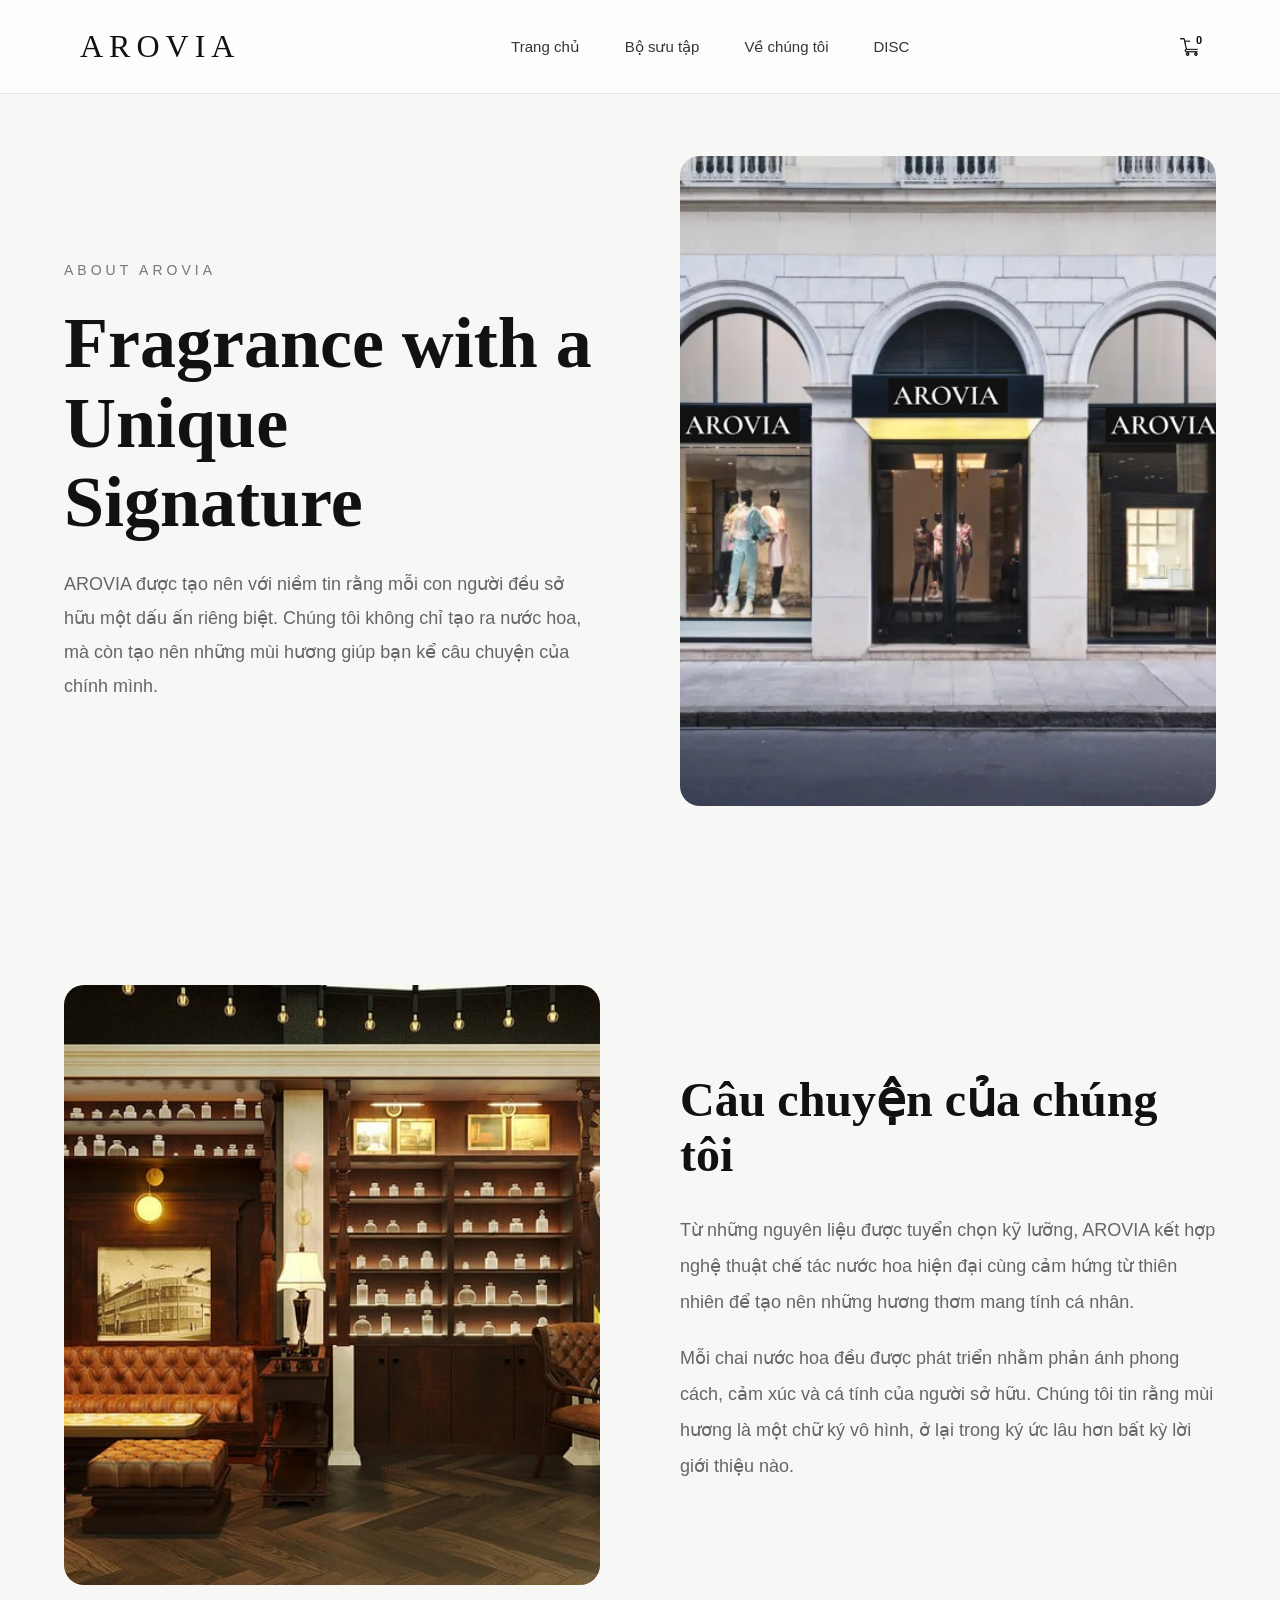
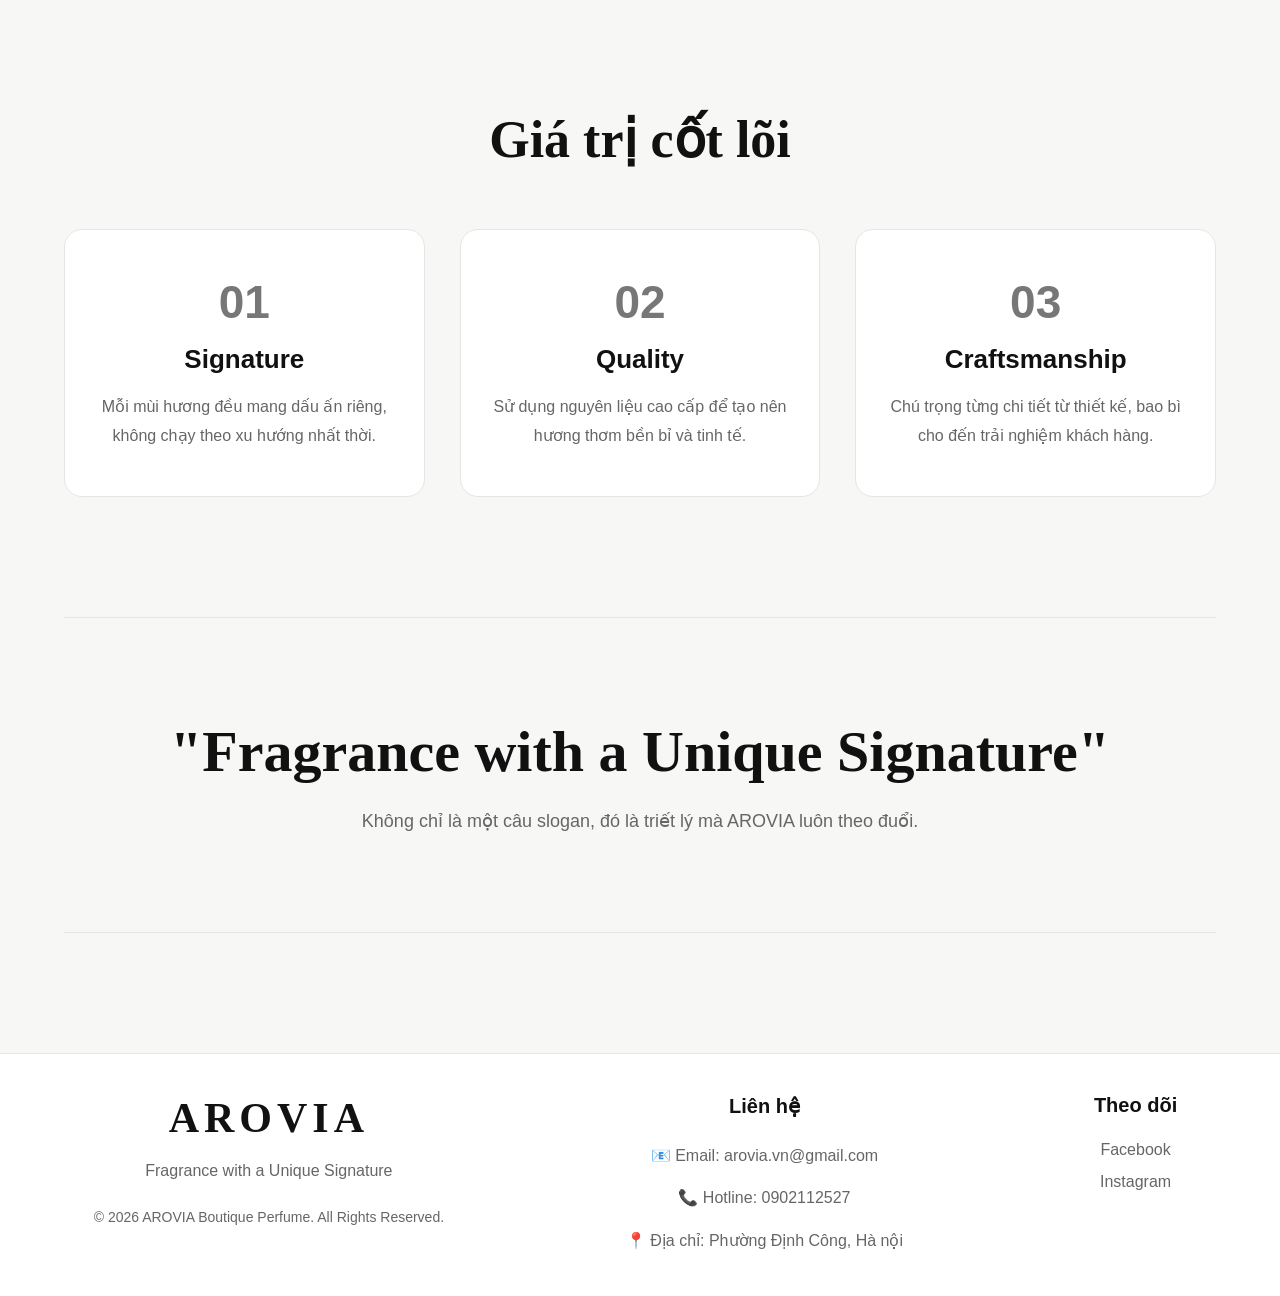
<file: about.html>
<!DOCTYPE html>
<html lang="vi">

<head>

    <meta charset="UTF-8">

    <meta name="viewport" content="width=device-width, initial-scale=1.0">

    <title>AROVIA | Về chúng tôi</title>

    <link rel="stylesheet" href="css/style.css">
    <link rel="stylesheet" href="css/about.css">
    <link rel="stylesheet" href="css/cart.css">


</head>

<body>

  <header class="navbar">
        <a href="index.html" class="logo">
            AROVIA
        </a>

        <nav id="navMenu">

            <a href="index.html">Trang chủ</a>
            <a href="collection.html">Bộ sưu tập</a>
            <a href="about.html">Về chúng tôi</a>
            <a href="disc.html">DISC</a>
        </nav>

        <div class="nav-icons">
            <button id="cartBtn" class="cart-btn">
                <img src="img/shopping-cart.png" alt="Cart">
                <span id="cartBadge">0</span>
            </button>

            <button id="menuBtn" class="menu-btn"> ☰ </button>

        </div>

    </header>

    <main class="about-page">

        <section class="about-hero">

            <div class="about-text">

                <span>ABOUT AROVIA</span>

                <h1>
                    Fragrance with a
                    <br>
                    Unique Signature
                </h1>

                <p>
                    AROVIA được tạo nên với niềm tin rằng mỗi con người đều sở hữu
                    một dấu ấn riêng biệt.
                    Chúng tôi không chỉ tạo ra nước hoa,
                    mà còn tạo nên những mùi hương giúp bạn kể câu chuyện của chính mình.
                </p>

            </div>

            <div class="about-image">
                <img src="img/shopArovia.png">
            </div>

        </section>

        <section class="about-story">

            <div class="story-image">
                <img src="img/shopAbout.png">
            </div>

            <div class="story-text">

                <h2>
                    Câu chuyện của chúng tôi
                </h2>

                <p>
                    Từ những nguyên liệu được tuyển chọn kỹ lưỡng,
                    AROVIA kết hợp nghệ thuật chế tác nước hoa hiện đại cùng cảm hứng
                    từ thiên nhiên để tạo nên những hương thơm mang tính cá nhân.
                </p>

                <p>
                    Mỗi chai nước hoa đều được phát triển nhằm phản ánh phong cách,
                    cảm xúc và cá tính của người sở hữu.
                    Chúng tôi tin rằng mùi hương là một chữ ký vô hình,
                    ở lại trong ký ức lâu hơn bất kỳ lời giới thiệu nào.
                </p>
            </div>

        </section>

        <section class="about-values">

            <h2>
                Giá trị cốt lõi
            </h2>

            <div class="value-grid">

                <div class="value-card">

                    <h3>
                        01
                    </h3>

                    <h4>
                        Signature
                    </h4>

                    <p>
                        Mỗi mùi hương đều mang dấu ấn riêng,
                        không chạy theo xu hướng nhất thời.
                    </p>

                </div>

                <div class="value-card">

                    <h3>
                        02
                    </h3>

                    <h4>
                        Quality
                    </h4>

                    <p>
                        Sử dụng nguyên liệu cao cấp
                        để tạo nên hương thơm bền bỉ và tinh tế.
                    </p>
                </div>

                <div class="value-card">

                    <h3>
                        03
                    </h3>

                    <h4>
                        Craftsmanship
                    </h4>

                    <p>
                        Chú trọng từng chi tiết từ thiết kế,
                        bao bì cho đến trải nghiệm khách hàng.
                    </p>
                </div>
            </div>

        </section>

        <section class="quote-section">
            <h2>
                "Fragrance with a Unique Signature"
            </h2>

            <p>
                Không chỉ là một câu slogan,
                đó là triết lý mà AROVIA luôn theo đuổi.
            </p>
        </section>
    </main>

    <aside class="cart-drawer" id="cartDrawer">

        <div class="cart-header">

            <h2>
                Giỏ hàng
                <span id="cartCount">(0)</span>
            </h2>

            <button id="closeCart">
                ✕
            </button>

        </div>

        <div class="cart-body" id="cartBody">

        </div>

        <div class="cart-footer">

            <div class="cart-total">

                <span>Tổng cộng</span>

                <strong id="cartTotal">0₫</strong>
            </div>
            <button class="checkout-btn" onclick="goCheckout()">Thanh toán</button>
        </div>
    </aside>

 <footer>

    <div class="footer-container">

        <div class="footer-brand">

            <h3>AROVIA</h3>

            <p>
                Fragrance with a Unique Signature
            </p>

            <p class="copyright">
                © 2026 AROVIA Boutique Perfume. All Rights Reserved.
            </p>

        </div>

        <div class="footer-contact">

            <h4>Liên hệ</h4>

            <p>📧 Email: arovia.vn@gmail.com</p>

            <p>📞 Hotline: 0902112527</p>

            <p>
                📍 Địa chỉ: Phường Định Công, Hà nội
            </p>

        </div>

        <div class="footer-social">

            <h4>Theo dõi</h4>

            <a href="https://www.facebook.com/arovia.vn" target="_blank">
                Facebook
            </a>

            <a href="https://www.instagram.com/arovia.vn" target="_blank">
                Instagram
            </a>

        </div>

    </div>

</footer>

    <script src="js/cart.js"></script>
    <script src="js/layout.js"></script>
</body>
</html>
</file>
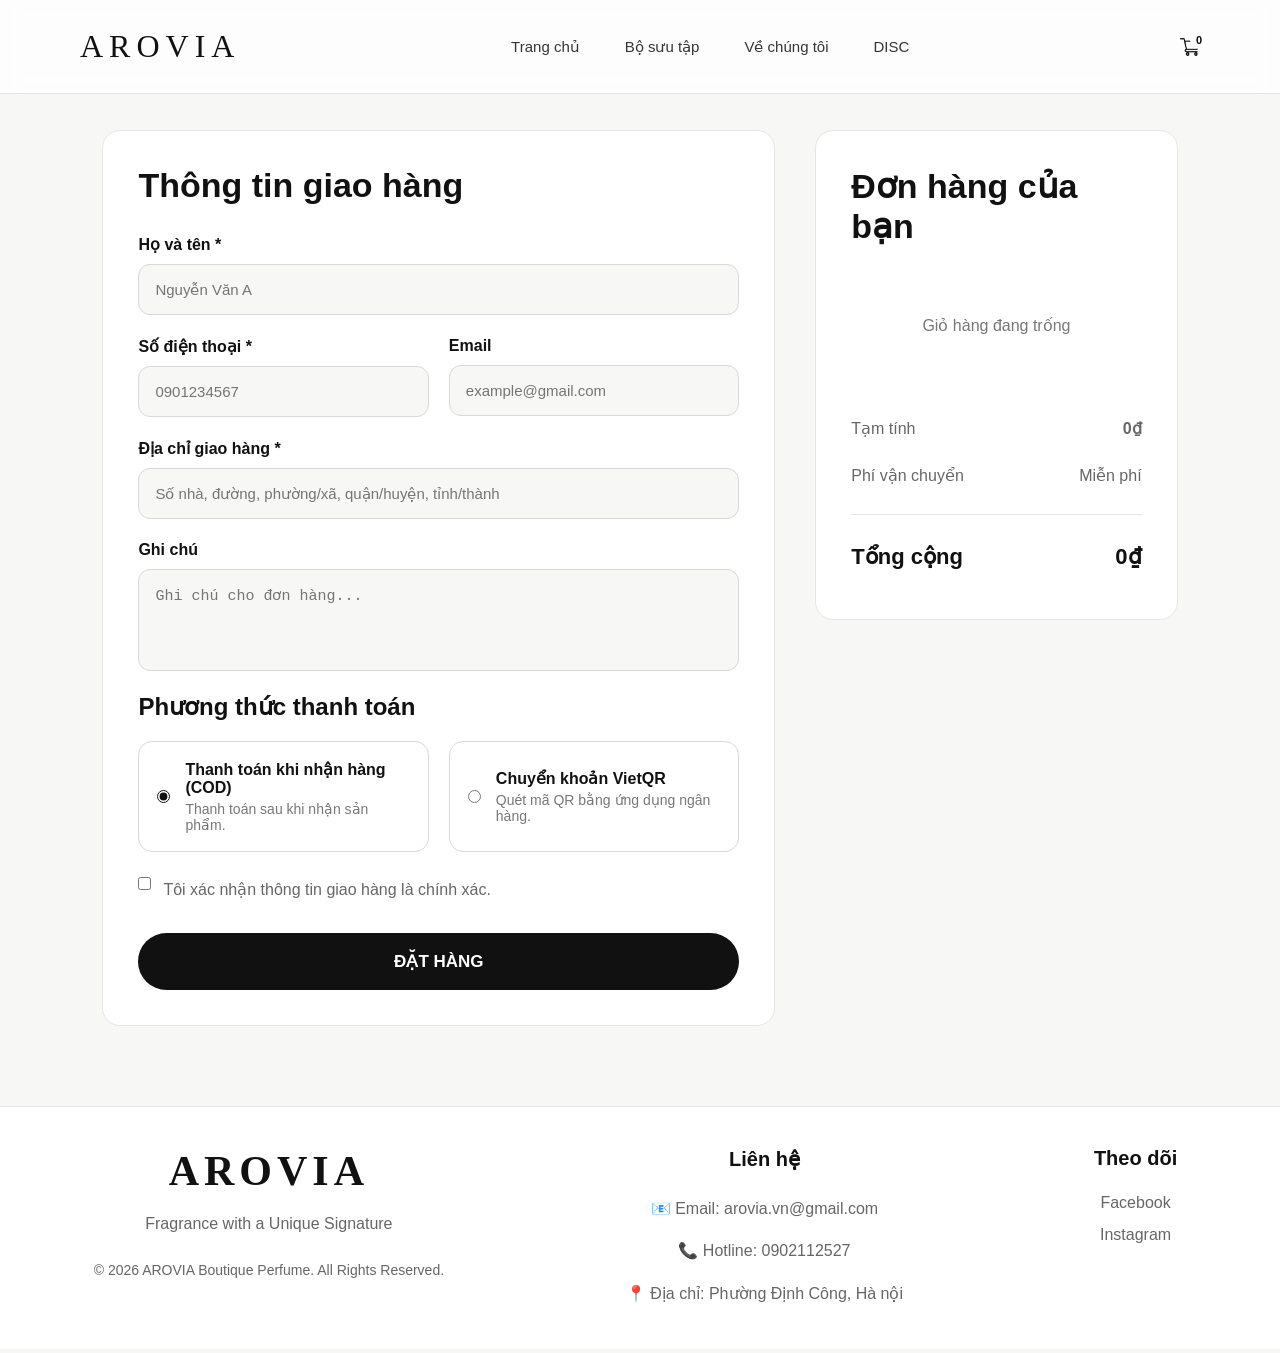
<file: checkout.html>
<!DOCTYPE html>
<html lang="vi">

<head>

    <meta charset="UTF-8">

    <meta name="viewport" content="width=device-width, initial-scale=1.0">

    <title>AROVIA | Thanh toán</title>

    <link rel="stylesheet" href="css/style.css">
    <link rel="stylesheet" href="css/cart.css">
    <link rel="stylesheet" href="css/checkout.css">

</head>

<body>

    <!-- ================= NAVBAR ================= -->

    <header class="navbar">

        <a href="index.html" class="logo">
            AROVIA
        </a>

        <nav id="navMenu">
            <a href="index.html">Trang chủ</a>
            <a href="collection.html">Bộ sưu tập</a>
            <a href="about.html">Về chúng tôi</a>
            <a href="disc.html">DISC</a>
        </nav>

        <div class="nav-icons">

            <button id="cartBtn" class="cart-btn">

                <img src="img/shopping-cart.png" alt="Cart">

                <span id="cartBadge">0</span>
            </button>

            <button id="menuBtn" class="menu-btn">☰</button>
        </div>

    </header>

    <!-- ================= CHECKOUT ================= -->

    <main class="checkout-page">

        <!-- LEFT -->

        <section class="checkout-left">

            <h2>Thông tin giao hàng</h2>

            <form id="checkoutForm">

                <div class="form-group">
                    <label>Họ và tên *</label>
                    <input id="fullName" type="text" placeholder="Nguyễn Văn A" required>
                </div>

                <div class="row">

                    <div class="form-group">
                        <label>Số điện thoại *</label>
                        <input id="phone" type="tel" placeholder="0901234567" required>
                    </div>

                    <div class="form-group">
                        <label>Email</label>
                        <input id="email" type="email" placeholder="example@gmail.com">
                    </div>
                </div>

                <div class="form-group">

                    <label>Địa chỉ giao hàng *</label>

                    <input id="address" type="text" placeholder="Số nhà, đường, phường/xã, quận/huyện, tỉnh/thành"
                        required>
                </div>

                <div class="form-group">
                    <label>Ghi chú</label>
                    <textarea id="note" rows="4" placeholder="Ghi chú cho đơn hàng..."></textarea>
                </div>

                <h3>Phương thức thanh toán</h3>

                <div class="payment-method">

                    <label class="payment-card">

                        <input type="radio" name="payment" value="COD" checked>

                        <div>
                            <strong>Thanh toán khi nhận hàng (COD)</strong>
                            <p>Thanh toán sau khi nhận sản phẩm.</p>
                        </div>
                    </label>

                    <label class="payment-card">

                        <input type="radio" name="payment" value="QR">

                        <div>
                            <strong>Chuyển khoản VietQR</strong>
                            <p>Quét mã QR bằng ứng dụng ngân hàng.</p>
                        </div>
                    </label>
                </div>

                <!-- QR -->

                <div id="qrSection" class="qr-section">

                    <h3>Quét mã VietQR</h3>

                    <img id="qrImage" alt="VietQR">

                    <p>Số tiền cần thanh toán</p>

                    <h2 id="qrAmount">0₫</h2>

                    <button type="button" class="paid-btn" onclick="confirmPayment()">
                        Tôi đã thanh toán
                    </button>

                </div>

                <div class="agree">

                    <input type="checkbox" required>

                    <span>Tôi xác nhận thông tin giao hàng là chính xác.</span>

                </div>

                <button type="button" class="place-order" onclick="confirmPayment()">ĐẶT HÀNG</button>
            </form>

        </section>

        <!-- RIGHT -->

        <aside class="checkout-right">

            <div class="order-box">

                <h2>Đơn hàng của bạn</h2>

                <div id="orderList">

                </div>

                <div class="price-row">

                    <span>Tạm tính</span>

                    <strong id="subTotal">0₫</strong>

                </div>

                <div class="price-row">
                    <span>Phí vận chuyển</span>
                    <span>
                        Miễn phí
                    </span>
                </div>

                <hr>

                <div class="price-row total">
                    <span>Tổng cộng</span>
                    <strong id="totalPrice">
                        0₫
                    </strong>
                </div>
            </div>
        </aside>
    </main>

    <!-- ================= CART DRAWER ================= -->

    <aside class="cart-drawer" id="cartDrawer">

        <div class="cart-header">

            <h2>
                Giỏ hàng
                <span id="cartCount">(0)</span>
            </h2>

            <button id="closeCart">✕</button>

        </div>

        <div class="cart-body" id="cartBody">

        </div>

        <div class="cart-footer">

            <div class="cart-total">

                <span>Tổng cộng</span>

                <strong id="cartTotal">0₫</strong>
            </div>

            <button class="checkout-btn" onclick="window.location.href='checkout.html'">Thanh toán</button>
        </div>

    </aside>

    <div id="paymentModal" class="payment-modal">

        <div class="payment-box">

            <div class="success-icon">✔</div>

            <h2>
                Thanh toán thành công
            </h2>

            <p>
                Thanh toán của bạn đã được xác minh thành công.
                <br>
                Cảm ơn bạn đã lựa chọn AROVIA.
            </p>

            <button onclick="continueShopping()">
                Tiếp tục mua sắm
            </button>
        </div>
    </div>

    <!-- ================= FOOTER ================= -->
  <footer>

    <div class="footer-container">

        <div class="footer-brand">

            <h3>AROVIA</h3>

            <p>
                Fragrance with a Unique Signature
            </p>

            <p class="copyright">
                © 2026 AROVIA Boutique Perfume. All Rights Reserved.
            </p>

        </div>

        <div class="footer-contact">

            <h4>Liên hệ</h4>

            <p>📧 Email: arovia.vn@gmail.com</p>

            <p>📞 Hotline: 0902112527</p>

            <p>
                📍 Địa chỉ: Phường Định Công, Hà nội
            </p>

        </div>

        <div class="footer-social">

            <h4>Theo dõi</h4>

            <a href="https://www.facebook.com/arovia.vn" target="_blank">
                Facebook
            </a>

            <a href="https://www.instagram.com/arovia.vn" target="_blank">
                Instagram
            </a>

        </div>

    </div>

</footer>

    <!-- ================= JS ================= -->

    <script src="js/cart.js"></script>
    <script src="js/checkout.js"></script>
    <script src="js/layout.js"></script>

</body>

</html>
</file>
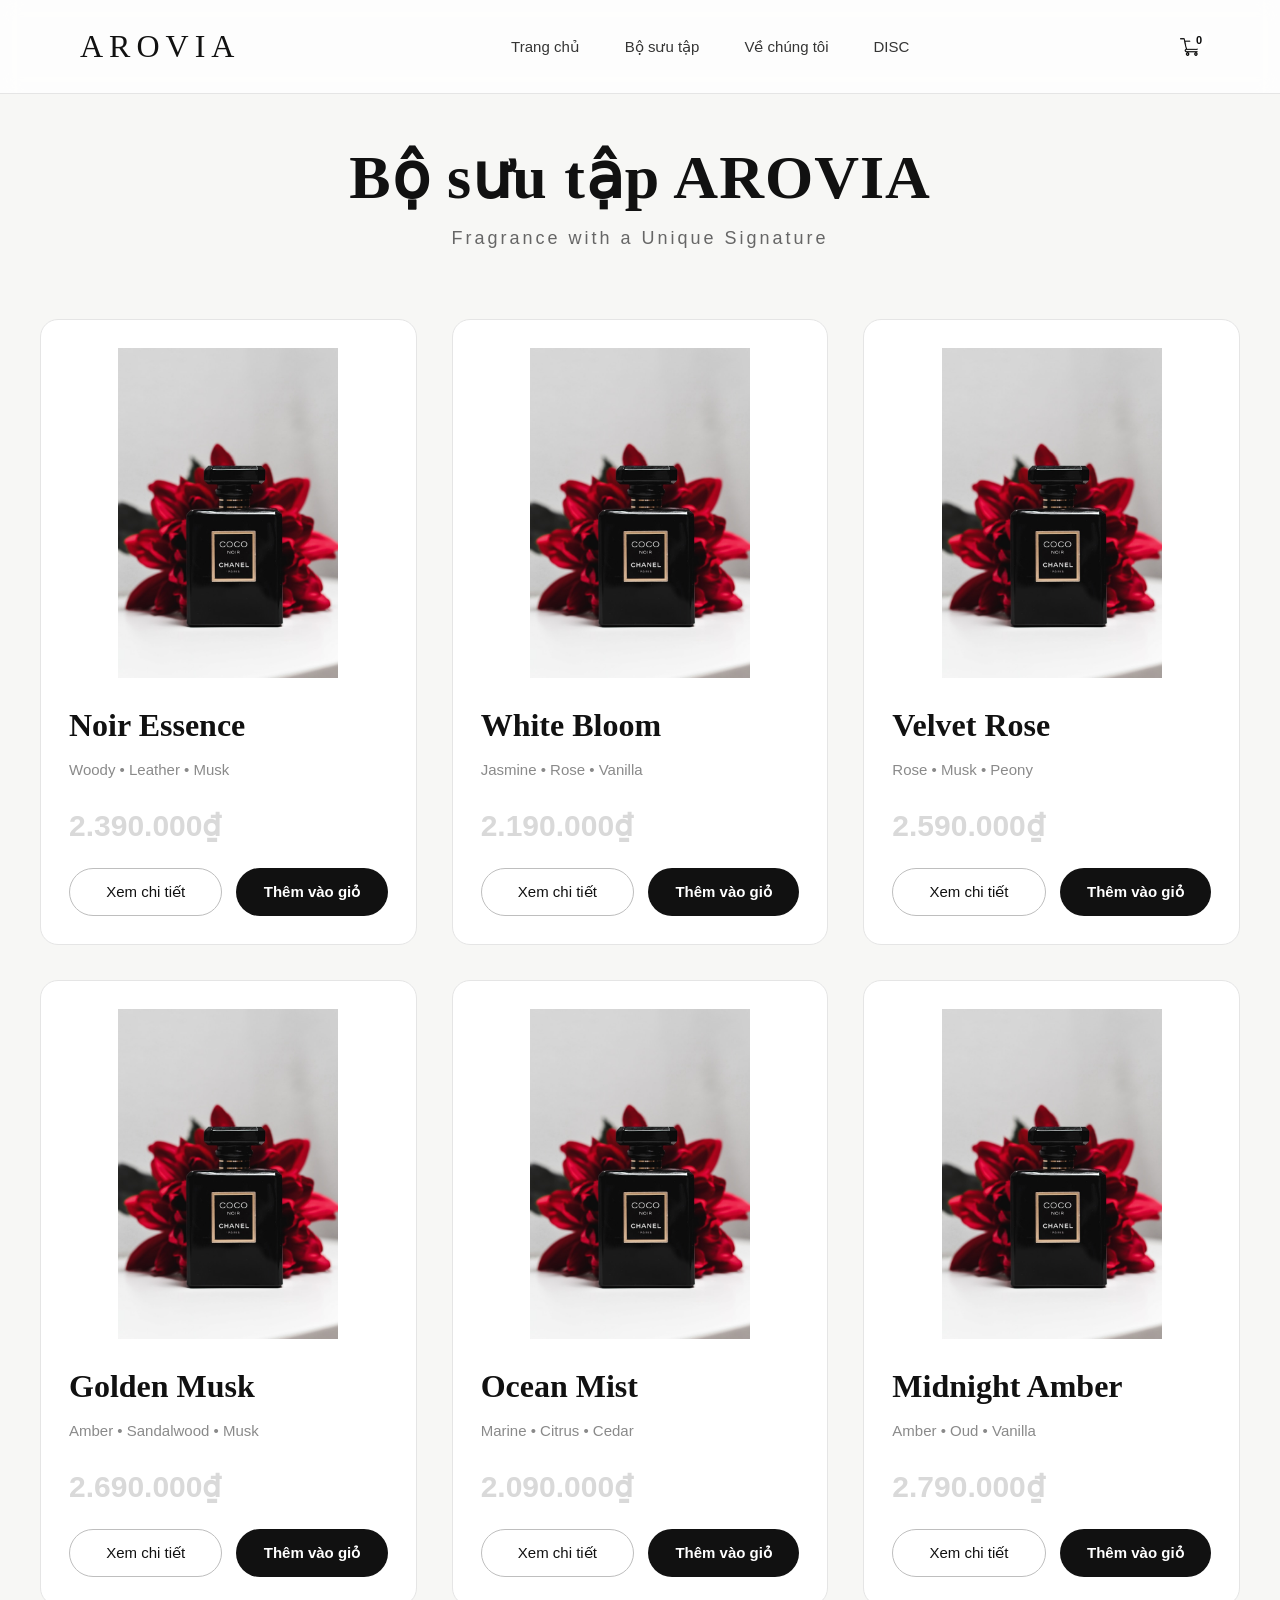
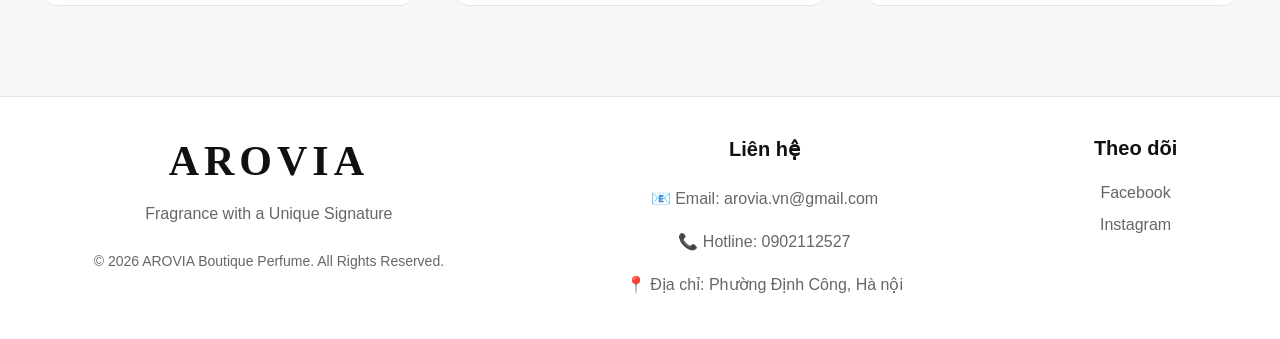
<file: collection.html>
<!DOCTYPE html>
<html lang="vi">

<head>

    <meta charset="UTF-8">

    <meta name="viewport" content="width=device-width, initial-scale=1.0">

    <title>AROVIA | Bộ sưu tập</title>

    <link rel="stylesheet" href="css/style.css">
    <link rel="stylesheet" href="css/cart.css">
    <link rel="stylesheet" href="css/collection.css">

</head>

<body>

    <header class="navbar">

        <a href="index.html" class="logo">
            AROVIA
        </a>

        <nav id="navMenu">

            <a href="index.html">Trang chủ</a>
            <a href="collection.html" class="active">Bộ sưu tập</a>
            <a href="about.html">Về chúng tôi</a>
            <a href="disc.html">DISC</a>

        </nav>

        <div class="nav-icons">

            <button id="cartBtn" class="cart-btn">
                <img src="img/shopping-cart.png" alt="Cart">
                <span id="cartBadge">0</span>
            </button>

            <button id="menuBtn" class="menu-btn">☰</button>
        </div>

    </header>

    <main class="collection-page">

        <section class="collection-hero">

            <h1>
                Bộ sưu tập AROVIA
            </h1>

            <p>
                Fragrance with a Unique Signature
            </p>

        </section>

        <section class="products">

            <!-- 1 -->

            <div class="product-card">

                <a href="product.html?id=1" class="product-link">

                    <img src="img/cocoNoir.png" alt="Noir Essence">

                    <h3>Noir Essence</h3>

                    <p class="notes">
                        Woody • Leather • Musk
                    </p>

                </a>

                <p class="price">
                    2.390.000₫
                </p>

                <div class="product-actions">

                    <a href="product.html?id=1" class="detail-btn">
                        Xem chi tiết
                    </a>

                    <button class="add-cart-btn" onclick="addToCart(1,'Noir Essence',2390000,'img/cocoNoir.png',1)">
                        Thêm vào giỏ
                    </button>
                </div>
            </div>

            <!-- 2 -->

            <div class="product-card">

                <a href="product.html?id=2" class="product-link">

                    <img src="img/cocoNoir.png">

                    <h3>White Bloom</h3>

                    <p class="notes">
                        Jasmine • Rose • Vanilla
                    </p>

                </a>

                <p class="price">
                    2.190.000₫
                </p>

                <div class="product-actions">

                    <a href="product.html?id=2" class="detail-btn">
                        Xem chi tiết
                    </a>

                    <button class="add-cart-btn" onclick="addToCart(2,'White Bloom',2190000,'img/cocoNoir.png',1)">
                        Thêm vào giỏ
                    </button>

                </div>

            </div>

            <!-- 3 -->

            <div class="product-card">

                <a href="product.html?id=3" class="product-link">

                    <img src="img/cocoNoir.png">

                    <h3>Velvet Rose</h3>

                    <p class="notes">
                        Rose • Musk • Peony
                    </p>

                </a>

                <p class="price">
                    2.590.000₫
                </p>

                <div class="product-actions">

                    <a href="product.html?id=3" class="detail-btn">
                        Xem chi tiết
                    </a>

                    <button class="add-cart-btn" onclick="addToCart(3,'Velvet Rose',2590000,'img/cocoNoir.png',1)">
                        Thêm vào giỏ
                    </button>
                </div>

            </div>

            <!-- 4 -->

            <div class="product-card">

                <a href="product.html?id=4" class="product-link">

                    <img src="img/cocoNoir.png">

                    <h3>Golden Musk</h3>

                    <p class="notes">
                        Amber • Sandalwood • Musk
                    </p>

                </a>

                <p class="price">
                    2.690.000₫
                </p>

                <div class="product-actions">

                    <a href="product.html?id=4" class="detail-btn">
                        Xem chi tiết
                    </a>

                    <button class="add-cart-btn" onclick="addToCart(4,'Golden Musk',2690000,'img/cocoNoir.png',1)">
                        Thêm vào giỏ
                    </button>
                </div>

            </div>

            <!-- 5 -->

            <div class="product-card">

                <a href="product.html?id=5" class="product-link">

                    <img src="img/cocoNoir.png">

                    <h3>Ocean Mist</h3>

                    <p class="notes">
                        Marine • Citrus • Cedar
                    </p>

                </a>

                <p class="price">
                    2.090.000₫
                </p>

                <div class="product-actions">

                    <a href="product.html?id=5" class="detail-btn">
                        Xem chi tiết
                    </a>

                    <button class="add-cart-btn" onclick="addToCart(5,'Ocean Mist',2090000,'img/cocoNoir.png',1)">
                        Thêm vào giỏ
                    </button>
                </div>

            </div>

            <!-- 6 -->

            <div class="product-card">

                <a href="product.html?id=6" class="product-link">

                    <img src="img/cocoNoir.png">

                    <h3>Midnight Amber</h3>

                    <p class="notes">
                        Amber • Oud • Vanilla
                    </p>
                </a>

                <p class="price">
                    2.790.000₫
                </p>

                <div class="product-actions">

                    <a href="product.html?id=6" class="detail-btn">
                        Xem chi tiết
                    </a>

                    <button class="add-cart-btn" onclick="addToCart(6,'Midnight Amber',2790000,'img/cocoNoir.png',1)">
                        Thêm vào giỏ
                    </button>
                </div>
            </div>
        </section>

    </main>

    <aside class="cart-drawer" id="cartDrawer">

        <div class="cart-header">
            <h2>
                Giỏ hàng
                <span id="cartCount">(0)</span>
            </h2>

            <button id="closeCart">✕ </button>
        </div>

        <div class="cart-body" id="cartBody">

        </div>

        <div class="cart-footer">

            <div class="cart-total">
                <span>Tổng cộng</span>
                <strong id="cartTotal">0₫</strong>

            </div>

            <button class="checkout-btn" onclick="location.href='checkout.html'">
                Thanh toán
            </button>
        </div>

    </aside>

  <footer>

    <div class="footer-container">

        <div class="footer-brand">

            <h3>AROVIA</h3>

            <p>
                Fragrance with a Unique Signature
            </p>

            <p class="copyright">
                © 2026 AROVIA Boutique Perfume. All Rights Reserved.
            </p>

        </div>

        <div class="footer-contact">

            <h4>Liên hệ</h4>

            <p>📧 Email: arovia.vn@gmail.com</p>

            <p>📞 Hotline: 0902112527</p>

            <p>
                📍 Địa chỉ: Phường Định Công, Hà nội
            </p>

        </div>

        <div class="footer-social">

            <h4>Theo dõi</h4>

            <a href="https://www.facebook.com/arovia.vn" target="_blank">
                Facebook
            </a>

            <a href="https://www.instagram.com/arovia.vn" target="_blank">
                Instagram
            </a>

        </div>

    </div>

</footer>

    <script src="js/cart.js"></script>
    <script src="js/collection.js"></script>
    <script src="js/layout.js"></script>

</body>

</html>
</file>
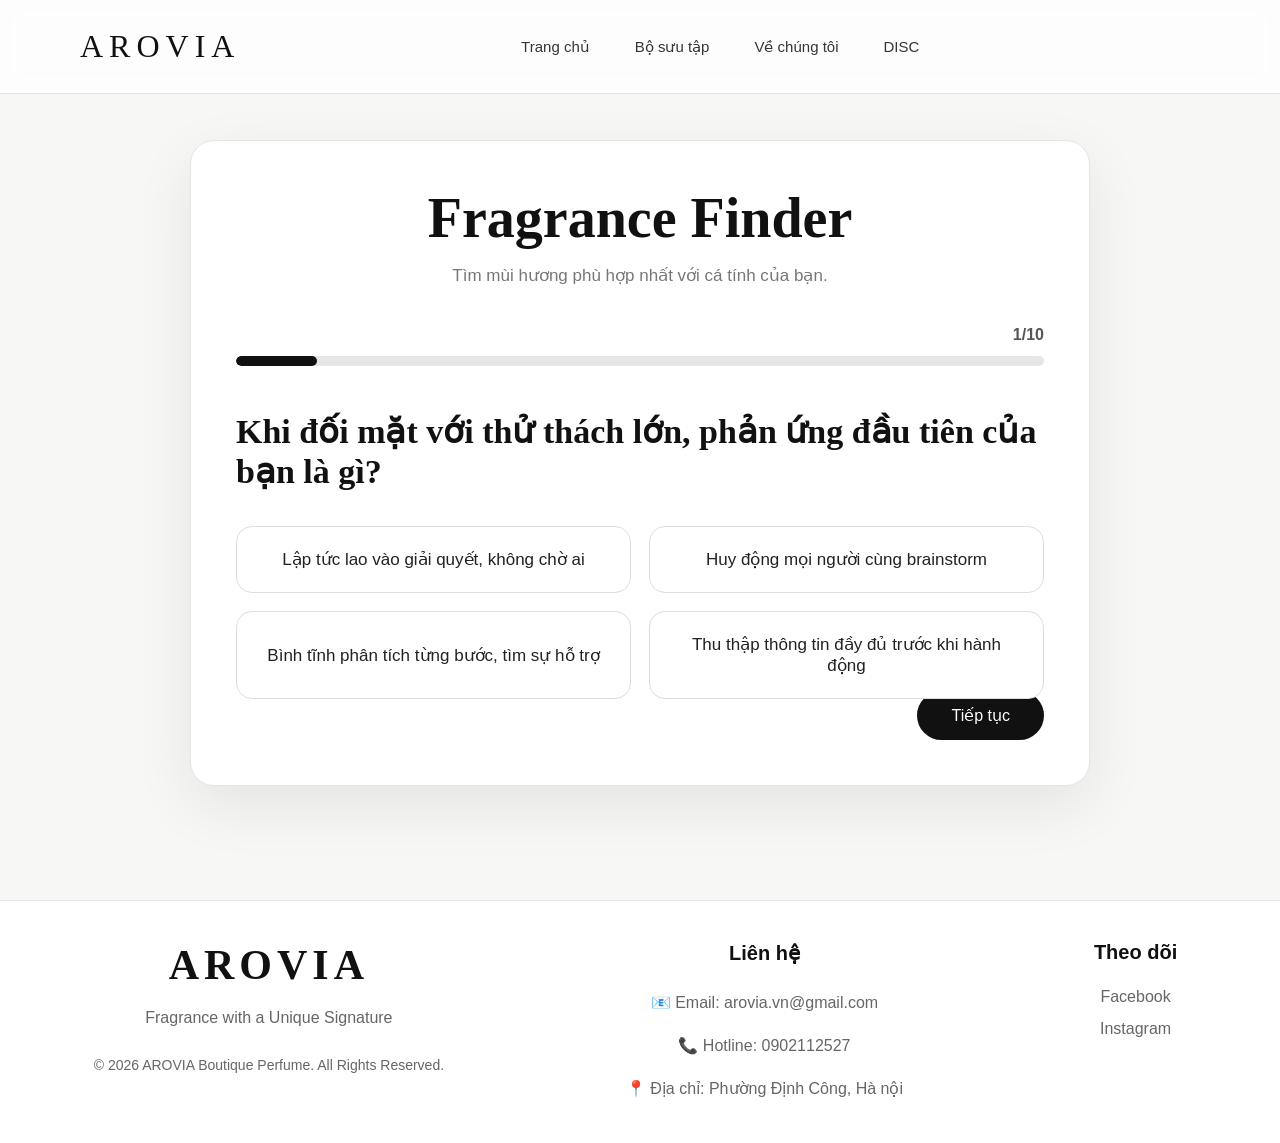
<file: disc.html>
<!DOCTYPE html>
<html lang="vi">

<head>

    <meta charset="UTF-8">
    <meta name="viewport" content="width=device-width, initial-scale=1.0">

    <title>AROVIA | Fragrance Quiz</title>

    <link rel="stylesheet" href="css/style.css">
    <link rel="stylesheet" href="css/disc.css">

</head>

<body>

    <header class="navbar">

        <a href="index.html" class="logo">
            AROVIA
        </a>

        <nav id="navMenu">

            <a href="index.html">Trang chủ</a>
            <a href="collection.html">Bộ sưu tập</a>
            <a href="about.html">Về chúng tôi</a>
            <a href="disc.html">DISC</a>

        </nav>

        <div class="nav-icons">

            <button id="menuBtn" class="menu-btn">☰</button>

        </div>

    </header>

    <main class="quiz-page">

        <div class="quiz-box">

            <div class="quiz-top">

                <h1>Fragrance Finder</h1>

                <p>Tìm mùi hương phù hợp nhất với cá tính của bạn.</p>

            </div>

            <div class="progress-area">

                <div class="progress-text">

                    <span id="currentQuestion">1</span>

                    /

                    <span>10</span>

                </div>

                <div class="progress-bar">

                    <div class="progress-fill" id="progressFill"></div>

                </div>

            </div>

           <div id="questionContainer">

    <section class="question active">
        <h2>Khi đối mặt với thử thách lớn, phản ứng đầu tiên của bạn là gì?</h2>
        <div class="answers">
            <button class="answer">Lập tức lao vào giải quyết, không chờ ai</button>
            <button class="answer">Huy động mọi người cùng brainstorm</button>
            <button class="answer">Bình tĩnh phân tích từng bước, tìm sự hỗ trợ</button>
            <button class="answer">Thu thập thông tin đầy đủ trước khi hành động</button>
        </div>
    </section>

    <section class="question">
        <h2>Môi trường làm việc / học tập lý tưởng của bạn?</h2>
        <div class="answers">
            <button class="answer">Tự chủ, có quyền quyết định, ít ràng buộc</button>
            <button class="answer">Năng động, nhiều người, nhiều ý tưởng mới</button>
            <button class="answer">Ổn định, hòa thuận, mọi người tin tưởng nhau</button>
            <button class="answer">Ngăn nắp, có quy trình rõ ràng, ít xáo trộn</button>
        </div>
    </section>

    <section class="question">
        <h2>Người khác thường nhận xét bạn là người như thế nào?</h2>
        <div class="answers">
            <button class="answer">Dứt khoát, tự tin, đôi khi hơi thẳng thắn</button>
            <button class="answer">Vui vẻ, cuốn hút, dễ kết bạn</button>
            <button class="answer">Đáng tin, kiên nhẫn, luôn lắng nghe</button>
            <button class="answer">Cẩn thận, tỉ mỉ, nghiêm túc</button>
        </div>
    </section>

    <section class="question">
        <h2>Khi chọn một món đồ mới, bạn ưu tiên điều gì nhất?</h2>
        <div class="answers">
            <button class="answer">Nổi bật, thể hiện đẳng cấp và cá tính</button>
            <button class="answer">Trendy, nhiều người khen, dễ chia sẻ lên mạng</button>
            <button class="answer">Thoải mái, bền, phù hợp lâu dài</button>
            <button class="answer">Chất lượng thật sự, có lý do rõ ràng để chọn</button>
        </div>
    </section>

    <section class="question">
        <h2>Buổi tối lý tưởng của bạn trông như thế nào?</h2>
        <div class="answers">
            <button class="answer">Xem phim hành động hoặc tập thể thao cường độ cao</button>
            <button class="answer">Tụ tập bạn bè, đi bar hoặc sự kiện vui vẻ</button>
            <button class="answer">Ở nhà, uống trà, xem phim nhẹ nhàng cùng người thân</button>
            <button class="answer">Đọc sách, nghe nhạc, hoặc làm điều gì đó có chiều sâu</button>
        </div>
    </section>

    <section class="question">
        <h2>Khi căng thẳng, bạn thường làm gì?</h2>
        <div class="answers">
            <button class="answer">Tập trung giải quyết vấn đề gây ra stress</button>
            <button class="answer">Nói chuyện với ai đó, xả ra ngoài</button>
            <button class="answer">Làm điều gì đó quen thuộc, nhẹ nhàng để bình tĩnh lại</button>
            <button class="answer">Cần không gian một mình để suy nghĩ và phân tích</button>
        </div>
    </section>

    <section class="question">
        <h2>Trong chuyến du lịch, bạn thích kiểu trải nghiệm nào?</h2>
        <div class="answers">
            <button class="answer">Khám phá địa điểm mới, phiêu lưu, không theo tour</button>
            <button class="answer">Đi cùng hội bạn đông, nhiều hoạt động vui nhộn</button>
            <button class="answer">Nghỉ ngơi thoải mái ở nơi yên tĩnh, gần gũi thiên nhiên</button>
            <button class="answer">Tìm hiểu văn hóa, lịch sử, nghệ thuật địa phương</button>
        </div>
    </section>

    <section class="question">
        <h2>Nếu là một loài hoa, bạn nghĩ mình sẽ là?</h2>
        <div class="answers">
            <button class="answer">Hoa hồng đỏ — mạnh mẽ, đầy cá tính</button>
            <button class="answer">Hoa hướng dương — rực rỡ, lan tỏa năng lượng</button>
            <button class="answer">Hoa cúc trắng — giản dị, bền bỉ, đáng tin</button>
            <button class="answer">Hoa lan — tinh tế, quý phái, không phổ biến</button>
        </div>
    </section>

    <section class="question">
        <h2>Khi nghe "mùi hương", điều đầu tiên bạn liên tưởng đến?</h2>
        <div class="answers">
            <button class="answer">Mùi gỗ, da thuộc, khói — mạnh mẽ và quyền lực</button>
            <button class="answer">Mùi hoa tươi, trái cây — vui tươi và dễ chịu</button>
            <button class="answer">Mùi ấm áp như vani, phấn — gợi nhớ ký ức đẹp</button>
            <button class="answer">Mùi xanh lá, thảo mộc, tinh tế — sâu sắc và độc đáo</button>
        </div>
    </section>

    <section class="question">
        <h2>Bạn muốn người khác cảm nhận điều gì khi ở gần bạn?</h2>
        <div class="answers">
            <button class="answer">Sức mạnh và sự tự tin — bạn là người đáng nể</button>
            <button class="answer">Niềm vui và năng lượng — bạn làm mọi thứ sống động hơn</button>
            <button class="answer">Sự ấm áp và tin tưởng — bạn luôn ở đây khi cần</button>
            <button class="answer">Chiều sâu và trí tuệ — bạn có góc nhìn khác biệt</button>
        </div>
    </section>

</div>

            <div class="quiz-buttons">

                <button id="prevBtn">

                    Quay lại

                </button>

                <button id="nextBtn">

                    Tiếp tục

                </button>

            </div>

        </div>

    </main>

    <div class="loading-screen" id="loadingScreen">

        <div class="loader"></div>

        <h2>Đang phân tích cá tính...</h2>

        <p>Tìm mùi hương phù hợp nhất với bạn.</p>

    </div>

    <div class="result-modal" id="resultModal">

        <div class="result-box">

            <img id="resultImage" src="img/shopArovia.png">

            <h2>Bạn phù hợp với</h2>

            <h1 id="resultName">

                Noir Essence

            </h1>

            <p id="resultDescription">

                Woody • Amber • Sang trọng

            </p>

            <div class="match">

                Độ phù hợp

                <strong>

                    95%

                </strong>

            </div>

            <div class="result-buttons">

                <a id="viewProduct" href="product.html?id=1">

                    Xem sản phẩm

                </a>

                <button onclick="location.reload()">

                    Làm lại

                </button>

            </div>

        </div>

    </div>

    <footer>

        <div class="footer-container">

            <div class="footer-brand">

                <h3>AROVIA</h3>

                <p>
                    Fragrance with a Unique Signature
                </p>

                <p class="copyright">
                    © 2026 AROVIA Boutique Perfume. All Rights Reserved.
                </p>

            </div>

            <div class="footer-contact">

                <h4>Liên hệ</h4>

                <p>📧 Email: arovia.vn@gmail.com</p>

                <p>📞 Hotline: 0902112527</p>

                <p>
                    📍 Địa chỉ: Phường Định Công, Hà nội
                </p>

            </div>

            <div class="footer-social">

                <h4>Theo dõi</h4>

                <a href="https://www.facebook.com/arovia.vn" target="_blank">
                    Facebook
                </a>

                <a href="https://www.instagram.com/arovia.vn" target="_blank">
                    Instagram
                </a>

            </div>
        </div>
    </footer>

    <script src="js/layout.js"></script>
    <script src="js/disc.js"></script>

</body>

</html>
</file>
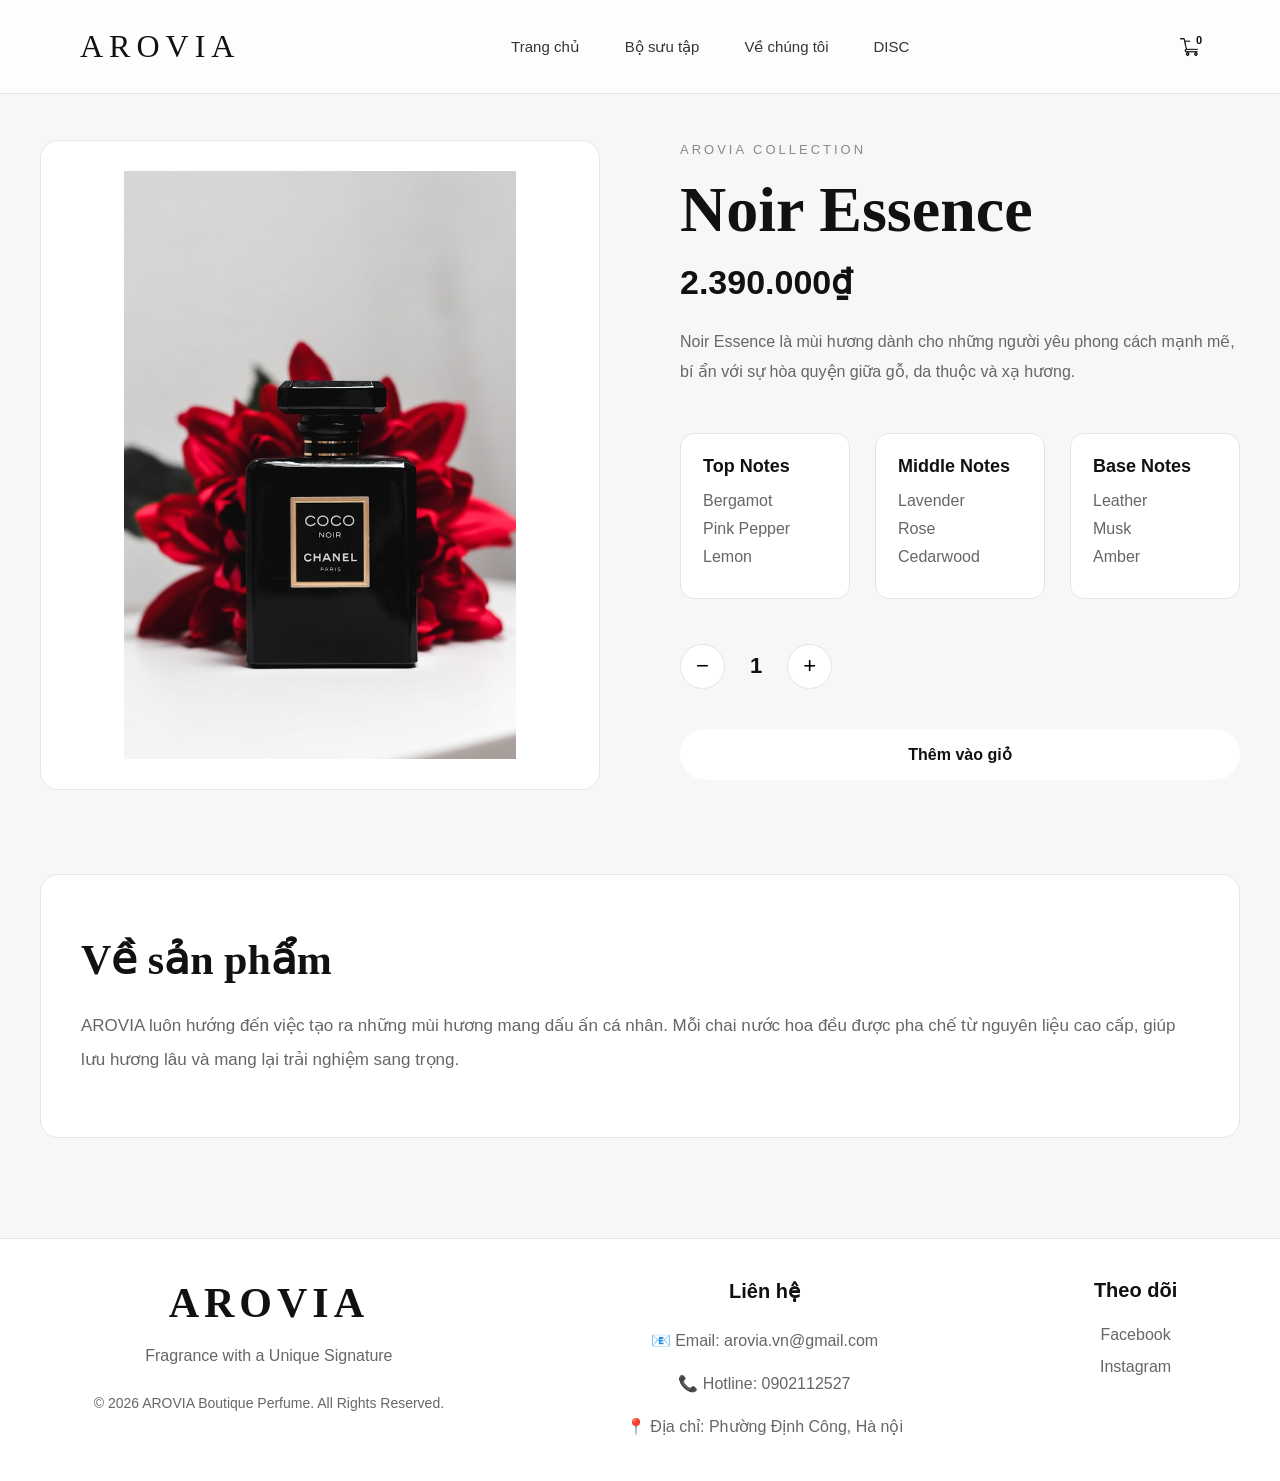
<file: product.html>
<!DOCTYPE html>
<html lang="vi">

<head>

    <meta charset="UTF-8">

    <meta name="viewport" content="width=device-width, initial-scale=1.0">

    <title>AROVIA | Product</title>

    <link rel="stylesheet" href="css/style.css">
    <link rel="stylesheet" href="css/cart.css">
    <link rel="stylesheet" href="css/product.css">

</head>

<body>

    <header class="navbar">

        <a href="index.html" class="logo">

            AROVIA

        </a>

        <nav id="navMenu">

            <a href="index.html">Trang chủ</a>
            <a href="collection.html">Bộ sưu tập</a>
            <a href="about.html">Về chúng tôi</a>
            <a href="disc.html">DISC</a>
        </nav>

        <div class="nav-icons">

            <button id="cartBtn" class="cart-btn">

                <img src="img/shopping-cart.png">

                <span id="cartBadge">0</span>

            </button>

            <button id="menuBtn" class="menu-btn">

                ☰

            </button>

        </div>

    </header>

    <main class="product-page">

        <div class="product-gallery">
            <img id="mainImage" src="img/cocoNoir.png">
        </div>

        <div class="product-info">

            <span class="category">
                AROVIA COLLECTION
            </span>

            <h1 id="productName">
                Noir Essence
            </h1>

            <p class="price" id="productPrice">
                2.390.000₫
            </p>

            <p id="productDescription">
                Một mùi hương mang phong cách bí ẩn,
                kết hợp giữa gỗ, da thuộc và xạ hương,
                được tạo nên dành cho những người yêu sự mạnh mẽ nhưng vẫn đầy tinh tế.
            </p>

            <div class="notes">

                <div>
                    <h3>
                        Top Notes
                    </h3>

                    <ul id="topNotes">
                        <li>Bergamot</li>
                        <li>Pink Pepper</li>
                        <li>Lemon</li>
                    </ul>

                </div>

                <div>
                    <h3>
                        Middle Notes
                    </h3>

                    <ul id="middleNotes">
                        <li>Lavender</li>
                        <li>Cedarwood</li>
                        <li>Rose</li>
                    </ul>
                </div>

                <div>
                    <h3>
                        Base Notes
                    </h3>
                    <ul id="baseNotes">
                        <li>Musk</li>
                        <li>Leather</li>
                        <li>Amber</li>
                    </ul>
                </div>

            </div>

            <div class="quantity">

                <button id="minus">−</button>

                <span id="qty">1</span>

                <button id="plus">+</button>

            </div>

            <div class="product-buttons">

                <button id="addCartBtn">
                    Thêm vào giỏ
                </button>
            </div>

        </div>

    </main>

    <section class="product-detail">

        <h2>
            Về sản phẩm
        </h2>

        <p>
            AROVIA luôn hướng đến việc tạo ra những mùi hương mang dấu ấn cá nhân.
            Mỗi chai nước hoa đều được pha chế từ nguyên liệu cao cấp,
            giúp lưu hương lâu và mang lại trải nghiệm sang trọng.
        </p>

    </section>

    <aside class="cart-drawer" id="cartDrawer">

        <div class="cart-header">

            <h2>
                Giỏ hàng
                <span id="cartCount">(0)</span>
            </h2>

            <button id="closeCart">✕</button>

        </div>

        <div class="cart-body" id="cartBody">

        </div>

        <div class="cart-footer">

            <div class="cart-total">

                <span>
                    Tổng cộng
                </span>

                <strong id="cartTotal">0₫</strong>

            </div>

            <button class="checkout-btn" onclick="location.href='checkout.html'">
                Thanh toán
            </button>
        </div>

    </aside>

 <footer>

    <div class="footer-container">

        <div class="footer-brand">

            <h3>AROVIA</h3>

            <p>
                Fragrance with a Unique Signature
            </p>

            <p class="copyright">
                © 2026 AROVIA Boutique Perfume. All Rights Reserved.
            </p>

        </div>

        <div class="footer-contact">

            <h4>Liên hệ</h4>

            <p>📧 Email: arovia.vn@gmail.com</p>

            <p>📞 Hotline: 0902112527</p>

            <p>
                📍 Địa chỉ: Phường Định Công, Hà nội
            </p>

        </div>

        <div class="footer-social">

            <h4>Theo dõi</h4>

            <a href="https://www.facebook.com/arovia.vn" target="_blank">
                Facebook
            </a>

            <a href="https://www.instagram.com/arovia.vn" target="_blank">
                Instagram
            </a>

        </div>

    </div>

</footer>

    <script src="js/cart.js"></script>
    <script src="js/product.js"></script>
    <script src="js/layout.js"></script>
    <script src="js/collection.js"></script>


</body>

</html>
</file>
<file: css/style.css>
* {
    margin: 0;
    padding: 0;
    box-sizing: border-box;
}

html {
    scroll-behavior: smooth;
}

body {

    background: #F7F7F5;
    color: #111111;
    font-family: Inter, sans-serif;
}

a {
    text-decoration: none;
    color: #111111;
}

header {
    position: fixed;
    top: 0;
    left: 0;
    width: 100%;
    display: flex;
    justify-content: space-between;
    align-items: center;
    padding: 28px 80px;
    z-index: 999;
    background: rgba(255, 255, 255, .78);
    border-bottom: 1px solid #E5E5E5;
    backdrop-filter: blur(10px);
}

.logo {
    font-size: 32px;
    font-family: "Cormorant Garamond", serif;
    letter-spacing: 6px;
}

nav {
    display: flex;
    gap: 45px;
}

nav a {
    font-size: 15px;
    opacity: .85;
    transition: .3s;
    color: #111111;
}

nav a:hover {
    opacity: 1;
    color: #000000;
}

.hero {
    position: relative;
    min-height: 100vh;
    overflow: hidden;
    background: #F7F7F5;
}

.hero-left {
    position: relative;
    z-index: 5;
    width: 42%;
    height: 100vh;
    display: flex;
    flex-direction: column;
    justify-content: center;
    padding-left: 8%;
}

.hero-right {
    position: absolute;
    top: 0;
    right: 0;
    bottom: 0;
    width: 58%;
    height: 100%;
}

.hero-right video {
    position: absolute;
    inset: 0;
    width: 100%;
    height: 100%;
    object-fit: cover;
    pointer-events: none;
    user-select: none;
}

.hero-btn {
    align-self: flex-start;
    padding: 12px 28px;
    font-size: 14px;
    border: 1px solid #111111;
    color: #111111;
    border-radius: 999px;
}

.hero-btn:hover {
    background: #111111;
    color: #FFFFFF;
    transform: translateY(-3px);
    box-shadow: 0 12px 30px rgba(0, 0, 0, .12);
}

.overlay {
    position: absolute;
    inset: 0;
    background: linear-gradient(to right,
            rgba(247, 247, 245, .82),
            rgba(247, 247, 245, .20));
}

.tag {
    display: inline-block;
    padding: 10px 22px;
    border: 1px solid rgba(0, 0, 0, .15);
    border-radius: 40px;
    margin-bottom: 30px;
    letter-spacing: 2px;
    font-size: 13px;
}

.hero h1 {
    font-family: "Cormorant Garamond", serif;
    font-size: 88px;
    line-height: 1;
    margin-bottom: 30px;
    font-weight: 600;
    color: #111111;
}

.hero p {
    font-size: 22px;
    line-height: 1.8;
    max-width: 600px;
    opacity: .85;
    margin-bottom: 40px;
    color: #666666;
}

.buttons {
    display: flex;
    gap: 20px;
}

.btn {
    padding: 18px 36px;
    border-radius: 50px;
    transition: .4s;
    border: 1px solid #111111;
    color: #111111;
}

.primary {
    background: #111111;
    color: #FFFFFF;
}

.btn:hover {
    transform: translateY(-4px);
    background: #111111;
    color: #FFFFFF;
}

.collection {
    padding: 120px 80px;
    background: #EFEFEA;
}

.title span {
    letter-spacing: 4px;
    font-size: 14px;
    color: #7A7A7A;
}

.title h2 {
    font-family: "Cormorant Garamond", serif;
    font-size: 70px;
    margin: 20px 0;
    color: #111111;
}

.title p {
    width: 100%;
    max-width: 700px;
    font-size: 20px;
    line-height: 1.8;
    color: #666666;
    margin-bottom: 60px;
}

.products {
    display: grid;
    grid-template-columns: repeat(3, 1fr);
    gap: 35px;
}

.card {
    background: #FFFFFF;
    border: 1px solid #E5E5E5;
    border-radius: 24px;
    padding: 30px;
    transition: .4s;
}

.card:hover {
    transform: translateY(-10px);
    border-color: #BDBDBD;
}

.card img {
    width: 100%;
    height: 420px;
    object-fit: cover;
    border-radius: 18px;
}

.card h3 {
    font-family: "Cormorant Garamond", serif;
    font-size: 42px;
    margin-top: 25px;
    color: #111111;
}

.card p {
    margin-top: 10px;
    color: #666666;
    font-size: 18px;
}

.about {
    padding: 140px 80px;
    display: grid;
    grid-template-columns: 1fr 1fr;
    gap: 70px;
    align-items: center;
}

.about h2 {
    font-family: "Cormorant Garamond", serif;
    font-size: 68px;
    margin-bottom: 30px;
    color: #111111;
}

.about p {
    font-size: 21px;
    line-height: 1.9;
    color: #666666;
}

.quote {
    height: 350px;
    display: flex;
    justify-content: center;
    align-items: center;
    border-radius: 25px;
    background: #FFFFFF;
    font-family: "Cormorant Garamond", serif;
    font-size: 46px;
    border: 1px solid #E5E5E5;
    padding: 50px;
    text-align: center;
    color: #111111;
}

footer {
    background: #FFFFFF;
    border-top: 1px solid #E5E5E5;
    padding: 70px 8%;
}

.footer-container {
    display: grid;
    grid-template-columns: 2fr 1.5fr 1fr;
    gap: 60px;
}

.footer-brand h3 {
    font-family: "Cormorant Garamond", serif;
    font-size: 42px;
    letter-spacing: 5px;
    margin-bottom: 15px;
    color: #111111;
}

.footer-brand p {
    color: #666666;
    line-height: 1.8;
}

.copyright {
    margin-top: 20px;
    font-size: 14px;
}

.footer-contact,
.footer-social {
    display: flex;
    flex-direction: column;
    gap: 14px;
}

.footer-contact h4,
.footer-social h4 {
    font-size: 20px;
    margin-bottom: 10px;
    color: #111111;
}

.footer-contact p {
    color: #666666;
    line-height: 1.8;
}

.footer-social a {
    color: #666666;
    transition: .3s;
}

.footer-social a:hover {
    color: #111111;
}

@media(max-width:900px) {

    .footer-container {
        grid-template-columns: 1fr;
        gap: 40px;
        text-align: center;
    }

    .footer-contact,
    .footer-social {
        align-items: center;
    }

}

::-webkit-scrollbar {
    width: 8px;
}

::-webkit-scrollbar-track {
    background: rgba(0, 0, 0, .05);
}

::-webkit-scrollbar-thumb {
    background: rgba(0, 0, 0, .22);
    border-radius: 999px;
    transition: .3s;
}

::-webkit-scrollbar-thumb:hover {
    background: rgba(0, 0, 0, .45);
}

.menu-btn {
    display: none;
}

/*========== OUR STORY ==========*/

.home-story {
    width: 90%;
    margin: 140px auto;
    display: grid;
    grid-template-columns: 1fr 1fr;
    align-items: center;
    gap: 80px;
}

.home-story img {
    width: 100%;
    height: 620px;
    object-fit: cover;
    border-radius: 20px;
    transition: .4s;
}

.home-story img:hover {
    transform: scale(1.03);
}

.story-content span {
    letter-spacing: 4px;
    font-size: 13px;
    color: #777777;
}

.story-content h2 {
    font-size: 56px;
    margin: 20px 0;
    font-family: "Cormorant Garamond", serif;
    color: #111111;
}

.story-content p {
    color: #666666;
    line-height: 1.9;
    margin-bottom: 20px;
    font-size: 17px;
}

.story-btn {
    display: inline-block;
    margin-top: 15px;
    padding: 14px 36px;
    border: 1px solid #111111;
    color: #111111;
    text-decoration: none;
    border-radius: 40px;
    transition: .3s;
}

.story-btn:hover {
    background: #111111;
    color: #FFFFFF;
}

/*========== WHY ==========*/

.why-arovia {
    width: 90%;
    margin: 140px auto;
    text-align: center;
}

.section-title span {
    letter-spacing: 4px;
    font-size: 13px;
    color: #777777;
}

.section-title h2 {
    font-size: 54px;
    margin: 20px 0 70px;
    font-family: "Cormorant Garamond", serif;
    color: #111111;
}

.why-grid {
    display: grid;
    grid-template-columns: repeat(4, 1fr);
    gap: 30px;
}

.why-card {
    background: #FFFFFF;
    padding: 45px 30px;
    border-radius: 18px;
    border: 1px solid #E5E5E5;
    transition: .35s;
}

.why-card:hover {
    transform: translateY(-8px);
    border-color: #BEBEBE;
}

.why-icon {
    font-size: 40px;
    margin-bottom: 20px;
}

.why-card h3 {
    margin-bottom: 18px;
    font-size: 22px;
    color: #111111;
}

.why-card p {
    color: #666666;
    line-height: 1.8;
}

.disc-popup {
    position: fixed;
    inset: 0;
    background: rgba(0, 0, 0, .55);
    display: flex;
    justify-content: center;
    align-items: center;
    opacity: 0;
    visibility: hidden;
    transition: .35s;
    z-index: 99999;
    backdrop-filter: blur(4px);
}

.disc-popup.show {
    opacity: 1;
    visibility: visible;
}

.disc-box {
    width: 90%;
    max-width: 500px;
    background: #fff;
    padding: 45px;
    border-radius: 24px;
    text-align: center;
    position: relative;
    animation: popup .35s;
}

.disc-box h2 {
    font-size: 42px;
    font-family: "Cormorant Garamond", serif;
    margin-bottom: 18px;
    color: #111;
}

.disc-box p {
    color: #666;
    line-height: 1.8;
    margin-bottom: 35px;
}

.disc-btns {
    display: flex;
    gap: 15px;
}

.disc-btns a,
.disc-btns button {
    flex: 1;
    padding: 16px;
    border: none;
    border-radius: 999px;
    cursor: pointer;
    font-size: 16px;
    transition: .3s;
    text-decoration: none;
}

.start-disc {
    background: #111;
    color: #fff;
}

.start-disc:hover {
    background: #333;
}

#laterDisc {
    background: #eee;
    color: #111;
}

#laterDisc:hover {
    background: #ddd;
}

.disc-close {
    position: absolute;
    top: 15px;
    right: 18px;
    background: none;
    border: none;
    font-size: 30px;
    cursor: pointer;
    color: #888;
}

.disc-close:hover {
    color: #111;
}

/*========== MOBILE ==========*/

@media(max-width:768px) {

    /* Navbar */

    .menu-btn {
        display: block;
    }

    .navbar nav {
        display: none;
        position: absolute;
        top: 100%;
        left: 0;
        width: 100%;
        background: #ffffff;
        flex-direction: column;
        align-items: center;
        gap: 20px;
        padding: 25px 0;
        border-top: 1px solid #2A2A2A;
        z-index: 999;
    }

    .navbar nav.active {
        display: flex;
    }

    /* Hero */

    .hero {
        display: flex;
        flex-direction: column;
        min-height: auto;
        padding: 90px 20px 40px;
        gap: 30px;
    }

    .hero-left {
        width: 100%;
        height: auto;
        padding: 0;
        text-align: center;
        align-items: center;
        justify-content: center;
    }

    .hero-left h1 {
        font-size: 52px;
        margin-bottom: 15px;
    }

    .hero-left h2 {
        font-size: 30px;
        margin-bottom: 15px;
    }

    .hero-left p {
        font-size: 16px;
        line-height: 1.7;
        margin-bottom: 25px;
    }

    .hero-btn {
        align-self: center;
    }

    .hero-right {
        position: relative;
        width: 100%;
        height: 320px;
        right: auto;
        top: auto;
        bottom: auto;
    }

    .hero-right video {
        position: relative;
        width: 100%;
        height: 100%;
        object-fit: cover;
        border-radius: 18px;
    }

    /* Collection */

    .products {
        grid-template-columns: 1fr;
        gap: 25px;
    }

    .card {
        width: 100%;
    }

    /* Our Story */

    .home-story {
        grid-template-columns: 1fr;
        gap: 35px;
        margin: 80px auto;
    }

    .home-story img {
        width: 100%;
        height: 280px;
        object-fit: cover;
    }

    .story-content {
        text-align: center;
    }

    .story-content h2 {
        font-size: 32px;
    }

    /* Why Choose */

    .why-grid {
        grid-template-columns: 1fr;
        gap: 20px;
    }

    .section-title h2 {
        font-size: 32px;
    }

    /* about */

    .about {
        display: grid;
        grid-template-columns: 1fr;
        padding: 80px 20px;
        gap: 35px;
        text-align: center;
    }

    .about h2 {
        font-size: 34px;
        margin-bottom: 20px;
    }

    .about p {
        font-size: 16px;
        line-height: 1.8;
    }

    .quote {
        width: 100%;
        height: auto;
        padding: 35px 25px;
        font-size: 28px;
        line-height: 1.5;
    }

}

/* Footer */

footer {
    padding: 40px 20px;
    text-align: center;
}
</file>
<file: css/about.css>
.about-page {
    padding-top: 100px;
    background: #F7F7F5;
    color: #111111;
}

.about-hero {
    width: 90%;
    margin: auto;
    min-height: 85vh;
    display: grid;
    grid-template-columns: 1fr 1fr;
    align-items: center;
    gap: 80px;
}

.about-text span {
    letter-spacing: 4px;
    color: #777777;
    font-size: 14px;
}

.about-text h1 {
    font-size: 72px;
    line-height: 1.1;
    margin: 25px 0;
    font-family: "Cormorant Garamond", serif;
    color: #111111;
}

.about-text p {
    font-size: 18px;
    line-height: 1.9;
    color: #666666;
    max-width: 550px;
}

.about-image img {
    width: 100%;
    height: 650px;
    object-fit: cover;
    border-radius: 20px;
}

.about-story {
    width: 90%;
    margin: 120px auto;
    display: grid;
    grid-template-columns: 1fr 1fr;
    gap: 80px;
    align-items: center;
}

.story-image img {
    width: 100%;
    height: 600px;
    object-fit: cover;
    border-radius: 20px;
}

.story-text h2 {
    font-size: 48px;
    margin-bottom: 30px;
    font-family: "Cormorant Garamond", serif;
    color: #111111;
}

.story-text p {
    font-size: 18px;
    line-height: 2;
    color: #666666;
    margin-bottom: 20px;
}

.about-values {
    width: 90%;
    margin: 120px auto;
    text-align: center;
}

.about-values h2 {
    font-size: 52px;
    margin-bottom: 60px;
    font-family: "Cormorant Garamond", serif;
    color: #111111;
}

.value-grid {
    display: grid;
    grid-template-columns: repeat(3, 1fr);
    gap: 35px;
}

.value-card {
    background: #FFFFFF;
    border: 1px solid #E5E5E5;
    padding: 45px 30px;
    border-radius: 18px;
    transition: .35s;
}

.value-card:hover {
    transform: translateY(-8px);
    border-color: #BEBEBE;
}

.value-card h3 {
    font-size: 46px;
    color: #777777;
    margin-bottom: 15px;
}

.value-card h4 {
    font-size: 26px;
    margin-bottom: 18px;
    color: #111111;
}

.value-card p {
    color: #666666;
    line-height: 1.8;
}

.quote-section {
    width: 90%;
    margin: 120px auto;
    padding: 100px 40px;
    text-align: center;
    border-top: 1px solid #E5E5E5;
    border-bottom: 1px solid #E5E5E5;
}

.quote-section h2 {
    font-size: 58px;
    font-family: "Cormorant Garamond", serif;
    margin-bottom: 25px;
    color: #111111;
}

.quote-section p {
    font-size: 18px;
    color: #666666;
}

@media(max-width:992px) {

    .about-hero,
    .about-story {
        grid-template-columns: 1fr;
        gap: 50px;
        text-align: center;
    }

    .about-text p {
        margin: auto;
    }

    .about-image img,
    .story-image img {
        height: 450px;
    }

    .story-image {
        order: 2;
    }

    .story-text {
        order: 1;
    }

    .value-grid {
        grid-template-columns: 1fr;
    }

    .about-text h1 {
        font-size: 52px;
    }

    .story-text h2 {
        font-size: 40px;
    }

    .about-values h2 {
        font-size: 42px;
    }

    .quote-section h2 {
        font-size: 40px;
    }

}

@media(max-width:576px) {

    .about-page {
        padding-top: 80px;
    }

    .about-hero {
        min-height: auto;
    }

    .about-text h1 {
        font-size: 42px;
    }

    .about-text p,
    .story-text p {
        font-size: 16px;
    }

    .about-image img,
    .story-image img {
        height: 320px;
        border-radius: 14px;
    }

    .value-card {
        padding: 35px 20px;
    }

    .quote-section {
        padding: 70px 20px;
    }

    .quote-section h2 {
        font-size: 32px;
    }

    .quote-section p {
        font-size: 16px;
    }

}
</file>
<file: css/cart.css>
.cart-drawer{

    position:fixed;

    top:0;
    right:-430px;

    width:320px;

    height:100vh;

    background:#0D0D0D;

    border-left:1px solid #222;

    display:flex;

    flex-direction:column;

    transition:.4s;

    z-index:1000;
}

.cart-drawer.active{

    right:0;
}

.cart-header{

    display:flex;

    justify-content:space-between;

    align-items:center;

    padding:25px;

    border-bottom:1px solid #222;
}

.cart-header h2{

    color:#fff;
}

.cart-header button{

    background:none;

    border:none;

    color:white;

    font-size:28px;

    cursor:pointer;
}

.cart-body{

    flex:1;

    overflow:auto;

    padding:20px;
}

.cart-item{

    display:flex;

    gap:15px;

    margin-bottom:25px;
}

.cart-item img{

    width:80px;

    height:100px;

    object-fit:cover;

    border-radius:8px;
}

.cart-item-info{

    flex:1;
}

.cart-item-info h4{

    color:white;

    margin-bottom:6px;
}

.cart-item-info p{

    color:#777;
}

.cart-footer{

    border-top:1px solid #222;

    padding:25px;
}

.cart-total{

    display:flex;

    justify-content:space-between;

    color:white;

    margin-bottom:20px;
}

.checkout-btn{

    width:100%;

    padding:15px;

    border:none;

    background:white;

    color:#0D0D0D;

    border-radius:999px;

    cursor:pointer;
}

.cart-btn{

    position:relative;

    display:flex;

    justify-content:center;

    align-items:center;

    background:none;

    border:none;

    cursor:pointer;

    padding:0;
}

.cart-btn img{

    width:20px;

    height:20px;

    object-fit:contain;

    transition:.3s;
}

.cart-btn:hover img{

    transform:scale(1.08);
}

#cartBadge{

    position:absolute;

    top:-6px;

    right:-8px;

    width:18px;

    height:18px;

    border-radius:50%;

    background:#FFFFFF;

    color:#0D0D0D;

    font-size:11px;

    font-weight:600;

    display:flex;

    justify-content:center;

    align-items:center;
}

.cart-quantity{

    display:flex;

    align-items:center;

    gap:10px;

    margin-top:12px;
}

.cart-quantity button{

    width:28px;

    height:28px;

    border:none;

    border-radius:50%;

    background:#222;

    color:white;

    cursor:pointer;
}

.delete-btn{

    background:none;

    border:none;

    color:#888;

    font-size:18px;

    cursor:pointer;

    transition:.3s;
}

.delete-btn:hover{

    color:white;

}

.cart-body::-webkit-scrollbar{

    width:6px;

}

.cart-body::-webkit-scrollbar-track{

    background:#111;

}

.cart-body::-webkit-scrollbar-thumb{

    background:#555;

    border-radius:20px;

}

.cart-body::-webkit-scrollbar-thumb:hover{

    background:#FFF;

}
</file>
<file: css/checkout.css>
.checkout-page {
    display: grid;
    grid-template-columns: 1.3fr .7fr;
    gap: 40px;
    padding: 130px 8% 80px;
    background: #F7F7F5;
    min-height: 100vh;
}

.checkout-left,
.order-box {
    background: #FFFFFF;
    border: 1px solid #E5E5E5;
    border-radius: 18px;
    padding: 35px;
}

.checkout-left h2,
.order-box h2 {
    font-size: 34px;
    margin-bottom: 30px;
    color: #111111;
}

.form-group {
    display: flex;
    flex-direction: column;
    margin-bottom: 22px;
}

.form-group label {
    margin-bottom: 10px;
    font-weight: 600;
    color: #111111;
}

.form-group input,
.form-group textarea {
    background: #F7F7F5;
    border: 1px solid #D8D8D8;
    border-radius: 12px;
    padding: 16px;
    color: #111111;
    font-size: 15px;
    outline: none;
    transition: .3s;
}

.form-group input:focus,
.form-group textarea:focus {
    border-color: #111111;
}

.row {
    display: grid;
    grid-template-columns: 1fr 1fr;
    gap: 20px;
}

textarea {
    resize: none;
}

.checkout-left h3 {
    margin: 10px 0 20px;
    font-size: 24px;
    color: #111111;
}

.payment-method {
    display: grid;
    grid-template-columns: 1fr 1fr;
    gap: 20px;
    margin-bottom: 25px;
}

.payment-card {
    display: flex;
    align-items: center;
    gap: 15px;
    padding: 18px;
    border: 1px solid #D8D8D8;
    border-radius: 14px;
    cursor: pointer;
    transition: .3s;
}

.payment-card:hover {
    border-color: #111111;
}

.payment-card input {
    accent-color: #111111;
}

.payment-card p {
    margin-top: 4px;
    font-size: 14px;
    color: #777777;
}

.agree {
    display: flex;
    align-items: flex-start;
    gap: 12px;
    margin-bottom: 30px;
    color: #666666;
    line-height: 1.6;
}

.place-order {
    width: 100%;
    padding: 18px;
    background: #111111;
    color: #FFFFFF;
    border: none;
    border-radius: 50px;
    font-size: 17px;
    font-weight: 700;
    cursor: pointer;
    transition: .3s;
}

.place-order:hover {
    background: #333333;
}

#orderList {
    display: flex;
    flex-direction: column;
    gap: 20px;
    margin: 30px 0;
}

.checkout-item {
    display: grid;
    grid-template-columns: 70px 1fr auto;
    gap: 15px;
    align-items: center;
    padding-bottom: 18px;
    border-bottom: 1px solid #E5E5E5;
}

.checkout-item img {
    width: 70px;
    height: 70px;
    object-fit: cover;
    border-radius: 10px;
}

.checkout-item h4 {
    margin-bottom: 6px;
    font-size: 18px;
    color: #111111;
}

.checkout-item p {
    font-size: 14px;
    color: #777777;
}

.price-row {
    display: flex;
    justify-content: space-between;
    align-items: center;
    padding: 14px 0;
    color: #666666;
}

.total {
    font-size: 22px;
    font-weight: 700;
    color: #111111;
}

.order-box hr {
    border: none;
    height: 1px;
    background: #E5E5E5;
    margin: 15px 0;
}

@media(max-width:900px) {

    .checkout-page {
        grid-template-columns: 1fr;
        padding: 110px 20px 60px;
    }

    .row {
        grid-template-columns: 1fr;
    }

    .payment-method {
        grid-template-columns: 1fr;
    }

    .checkout-left,
    .order-box {
        padding: 25px;
    }

    .checkout-left h2,
    .order-box h2 {
        font-size: 28px;
    }

    .checkout-item {
        grid-template-columns: 60px 1fr;
    }

    .checkout-item strong {
        grid-column: 2;
        justify-self: end;
    }

}

.qr-section {
    display: none;
    margin-top: 25px;
    padding: 30px;
    border: 1px solid #2E2E2E;
    border-radius: 16px;
    background: #111;
    text-align: center;
    animation: fade .35s ease;
}

.qr-section h3 {
    margin-bottom: 20px;
    font-size: 22px;
}

.qr-section img {
    width: 230px;
    height: 230px;
    background: #FFF;
    padding: 12px;
    border-radius: 14px;
    object-fit: contain;
    margin: 0 auto 20px;
    display: block;
}

#qrAmount {
    margin: 15px 0 25px;
    font-size: 34px;
    color: #FFF;
}

.bank-info {
    margin-bottom: 25px;
    padding: 18px;
    border: 1px solid #333;
    border-radius: 12px;
    background: #a7a7a7;
    text-align: left;
}

.bank-info p {
    margin: 8px 0;
    color: #DDD;
}

.bank-info strong {
    color: #FFF;
}

.paid-btn {
    width: 100%;
    padding: 16px;
    border: none;
    border-radius: 40px;
    background: #FFF;
    color: #111;
    font-size: 16px;
    font-weight: 600;
    cursor: pointer;
    transition: .3s;
}

.paid-btn:hover {
    background: #E6E6E6;
}

@keyframes fade {
    from {
        opacity: 0;
        transform: translateY(15px);
    }

    to {
        opacity: 1;
        transform: translateY(0);
    }
}

/*================ POPUP =================*/

.payment-modal {
    position: fixed;
    top: 0;
    left: 0;
    width: 100%;
    height: 100%;
    background: rgba(0, 0, 0, .7);
    display: flex;
    justify-content: center;
    align-items: center;
    opacity: 0;
    visibility: hidden;
    transition: .3s;
    z-index: 9999;
    backdrop-filter: blur(6px);
}

.payment-modal.active {
    opacity: 1;
    visibility: visible;
}

.payment-box {
    width: 430px;
    max-width: 90%;
    background: #F7F5F0;
    border-radius: 22px;
    padding: 45px 35px;
    text-align: center;
    animation: popup .35s ease;
}

@keyframes popup {
    from {
        opacity: 0;
        transform: scale(.9);
    }

    to {
        opacity: 1;
        transform: scale(1);
    }
}

.success-icon {
    width: 90px;
    height: 90px;
    margin: auto;
    margin-bottom: 25px;
    border-radius: 50%;
    background: #2ECC71;
    display: flex;
    justify-content: center;
    align-items: center;
    font-size: 48px;
    color: #FFF;
    box-shadow: 0 0 25px rgba(46, 204, 113, .35);
}

.payment-box h2 {
    color: #111;
    margin-bottom: 15px;
}

.payment-box p {
    color: #555;
    line-height: 1.7;
    margin-bottom: 30px;
}

.payment-box button {
    padding: 15px 40px;
    border: none;
    border-radius: 40px;
    background: #111;
    color: #FFF;
    cursor: pointer;
    transition: .3s;
    font-size: 16px;
}

.payment-box button:hover {
    background: #333;
}

@media(max-width:768px) {

    .qr-section img {
        width: 180px;
        height: 180px;
    }

    #qrAmount {
        font-size: 28px;
    }

    .payment-box {
        padding: 35px 25px;
    }

    .success-icon {
        width: 75px;
        height: 75px;
        font-size: 40px;
    }

}
</file>
<file: css/collection.css>
:root {
    --bg: #F7F7F5;
    --card: #FFFFFF;
    --card-hover: #FAFAFA;
    --border: #E5E5E5;
    --border-hover: #BEBEBE;
    --white: #111111;
    --light: #2A2A2A;
    --gray: #666666;
    --gray-dark: #8A8A8A;
    --silver: #D9D9D9;
    --shadow: rgba(0, 0, 0, .08);
}


body {
    background: var(--bg);
    color: var(--white);
}

/* ================= HERO ================= */

.collection-page {
    max-width: 1350px;
    margin: auto;
    padding: 140px 40px 90px;
}

.collection-hero {
    text-align: center;
    margin-bottom: 70px;
}

.collection-hero h1 {

    font-family: "Cormorant Garamond", serif;
    font-size: 62px;
    font-weight: 600;
    margin-bottom: 15px;
    letter-spacing: 1px;

}

.collection-hero p {

    color: var(--gray);
    font-size: 18px;
    letter-spacing: 3px;

}

/* ================= PRODUCTS ================= */

.products {

    display: grid;
    grid-template-columns: repeat(auto-fit, minmax(320px, 1fr));
    gap: 35px;

}

/* ================= CARD ================= */

.product-card {

    background: var(--card);

    border: 1px solid var(--border);

    border-radius: 18px;

    overflow: hidden;

    padding: 28px;

    display: flex;

    flex-direction: column;

    transition: .35s;

}

.product-card:hover {

    transform: translateY(-8px);

    background: var(--card-hover);

    border-color: var(--border-hover);

    box-shadow: 0 20px 45px var(--shadow);

}

/* ================= LINK ================= */

.product-link {

    text-decoration: none;

    color: inherit;

    display: block;

}

/* ================= IMAGE ================= */

.product-link img {

    width: 100%;

    height: 330px;

    object-fit: contain;

    transition: .45s;

    filter: grayscale(10%);

}

.product-card:hover img {

    transform: scale(1.05);

    filter: grayscale(0);

}

/* ================= TITLE ================= */

.product-link h3 {

    font-family: "Cormorant Garamond", serif;

    font-size: 32px;

    margin-top: 25px;

    margin-bottom: 12px;

    font-weight: 600;

}

/* ================= NOTES ================= */

.notes {

    font-size: 15px;

    line-height: 1.8;

    color: var(--gray-dark);

    margin-bottom: 25px;

}

/* ================= PRICE ================= */

.price {

    font-size: 30px;

    font-weight: 700;

    color: var(--silver);

    margin-bottom: 25px;

}

/* ================= BUTTONS ================= */

.product-actions {

    display: flex;

    gap: 14px;

    margin-top: auto;

}

/* ================= DETAIL ================= */

.detail-btn {

    flex: 1;

    padding: 14px;

    text-align: center;

    text-decoration: none;

    border: 1px solid var(--border-hover);

    border-radius: 40px;

    color: var(--white);

    transition: .3s;

    font-size: 15px;

}

.detail-btn:hover {

    background: var(--white);

    color: #111;

}

/* ================= CART ================= */

.add-cart-btn {

    flex: 1;

    padding: 14px;

    border: none;

    border-radius: 40px;

    background: var(--white);

    color: #ffffff;

    font-size: 15px;

    font-weight: 600;

    cursor: pointer;

    transition: .3s;

    position: relative;

    overflow: hidden;

}

.add-cart-btn::before {

    content: "";

    position: absolute;

    top: 0;
    left: -100%;

    width: 100%;
    height: 100%;

    background: rgba(0, 0, 0, .08);

    transition: .4s;

}

.add-cart-btn:hover::before {

    left: 100%;

}

.add-cart-btn:hover {

    background: var(--light);

    transform: translateY(-2px);

}

.add-cart-btn:active {

    transform: scale(.98);

}

/* ================= MOBILE ================= */

@media(max-width:1100px) {

    .products {

        grid-template-columns: repeat(2, 1fr);

    }

    .collection-hero h1 {

        font-size: 48px;

    }

}

@media(max-width:768px) {

    .collection-page {

        padding: 110px 20px 60px;

    }

    .collection-hero {

        margin-bottom: 45px;

    }

    .collection-hero h1 {

        font-size: 38px;

    }

    .collection-hero p {

        font-size: 15px;

    }

    .products {

        grid-template-columns: 1fr;

        gap: 25px;

    }

    .product-link img {

        height: 260px;

    }

    .product-actions {

        flex-direction: column;

    }

    .detail-btn,
    .add-cart-btn {

        width: 100%;

    }

}

@media(max-width:480px) {

    .collection-page {

        padding: 100px 15px 40px;

    }

    .product-card {

        padding: 20px;

    }

    .product-link img {

        height: 220px;

    }

    .product-link h3 {

        font-size: 28px;

    }

    .price {

        font-size: 24px;

    }

    .notes {

        font-size: 14px;

    }

}
</file>
<file: css/disc.css>
.quiz-page{
min-height:100vh;
padding:140px 20px 80px;
background:#F7F7F5;
display:flex;
justify-content:center;
align-items:flex-start;
}

.quiz-box{
width:100%;
max-width:900px;
background:#FFFFFF;
border:1px solid #E5E5E5;
border-radius:24px;
padding:45px;
box-shadow:0 20px 60px rgba(0,0,0,.08);
overflow:hidden;
}

.quiz-top{
text-align:center;
margin-bottom:40px;
}

.quiz-top h1{
font-family:"Cormorant Garamond",serif;
font-size:56px;
color:#111;
margin-bottom:15px;
}

.quiz-top p{
color:#777;
font-size:17px;
}

.progress-area{
margin-bottom:45px;
}

.progress-text{
display:flex;
justify-content:flex-end;
font-weight:600;
margin-bottom:12px;
color:#555;
}

.progress-bar{
height:10px;
background:#E6E6E6;
border-radius:50px;
overflow:hidden;
}

.progress-fill{
height:100%;
width:10%;
background:#111;
border-radius:50px;
transition:.45s;
}

#questionContainer{
position:relative;
min-height:240px;
}

.question{
position:absolute;
width:100%;
top:0;
left:0;
opacity:0;
visibility:hidden;
transform:translateX(50px);
transition:.45s;
}

.question.active{
opacity:1;
visibility:visible;
transform:translateX(0);
}

.question h2{
font-size:34px;
font-family:"Cormorant Garamond",serif;
margin-bottom:35px;
color:#111;
}

.answers{
display:grid;
grid-template-columns:1fr 1fr;
gap:18px;
}

.answer{
padding:22px;
border:1px solid #DDD;
background:#FFF;
border-radius:16px;
cursor:pointer;
font-size:17px;
transition:.3s;
color:#222;
}

.answer:hover{
border-color:#111;
transform:translateY(-3px);
box-shadow:0 10px 30px rgba(0,0,0,.08);
}

.answer.selected{
background:#111;
color:#FFF;
border-color:#111;
}

.quiz-buttons{
display:flex;
justify-content:space-between;
margin-top:40px;
}

.quiz-buttons button{
padding:15px 34px;
border:none;
border-radius:999px;
font-size:16px;
cursor:pointer;
transition:.3s;
}

#prevBtn{
background:#ECECEC;
color:#111;
}

#nextBtn{
background:#111;
color:#FFF;
}

.quiz-buttons button:hover{
transform:translateY(-3px);
}

.loading-screen{
position:fixed;
inset:0;
background:rgba(255,255,255,.95);
display:flex;
flex-direction:column;
justify-content:center;
align-items:center;
opacity:0;
visibility:hidden;
transition:.35s;
z-index:9999;
}

.loading-screen.active{
opacity:1;
visibility:visible;
}

.loader{
width:80px;
height:80px;
border:7px solid #DDD;
border-top:7px solid #111;
border-radius:50%;
animation:spin 1s linear infinite;
margin-bottom:25px;
}

.loading-screen h2{
font-size:34px;
font-family:"Cormorant Garamond",serif;
color:#111;
margin-bottom:12px;
}

.loading-screen p{
color:#777;
}

.result-modal{
position:fixed;
inset:0;
background:rgba(0,0,0,.55);
display:flex;
justify-content:center;
align-items:center;
opacity:0;
visibility:hidden;
transition:.35s;
z-index:10000;
}

.result-modal.active{
opacity:1;
visibility:visible;
}

.result-box{
width:90%;
max-width:520px;
background:#FFF;
border-radius:24px;
padding:40px;
text-align:center;
animation:popup .4s;
}

.result-box img{
width:210px;
height:210px;
object-fit:contain;
margin-bottom:20px;
}

.result-box h2{
font-size:22px;
color:#777;
margin-bottom:10px;
}

.result-box h1{
font-size:48px;
font-family:"Cormorant Garamond",serif;
color:#111;
margin-bottom:15px;
}

.result-box p{
color:#666;
line-height:1.8;
margin-bottom:25px;
}

.match{
background:#F2F2F2;
border-radius:14px;
padding:18px;
margin-bottom:30px;
font-size:18px;
color:#333;
}

.match strong{
display:block;
font-size:34px;
margin-top:8px;
color:#111;
}

.result-buttons{
display:flex;
gap:15px;
}

.result-buttons a,
.result-buttons button{
flex:1;
padding:16px;
border-radius:999px;
text-decoration:none;
font-size:16px;
cursor:pointer;
transition:.3s;
}

.result-buttons a{
background:#111;
color:#FFF;
}

.result-buttons button{
background:#ECECEC;
border:none;
color:#111;
}

.result-buttons a:hover,
.result-buttons button:hover{
transform:translateY(-3px);
}

@keyframes spin{
100%{
transform:rotate(360deg);
}
}

@keyframes popup{
from{
transform:scale(.8);
opacity:0;
}
to{
transform:scale(1);
opacity:1;
}
}

@media(max-width:768px){

.quiz-page{
padding:110px 15px 50px;
}

.quiz-box{
padding:30px 22px;
}

.quiz-top h1{
font-size:42px;
}

.question h2{
font-size:28px;
}

.answers{
grid-template-columns:1fr;
}

.answer{
padding:18px;
font-size:16px;
}

.quiz-buttons{
flex-direction:column;
gap:15px;
}

.quiz-buttons button{
width:100%;
}

.result-box{
padding:30px 20px;
}

.result-box img{
width:170px;
height:170px;
}

.result-box h1{
font-size:38px;
}

.result-buttons{
flex-direction:column;
}

}
</file>
<file: css/product.css>
:root {

    --bg: #F7F7F5;
    --card: #FFFFFF;
    --card2: #FAFAFA;
    --border: #E5E5E5;
    --border-hover: #BEBEBE;
    --white: #111111;
    --light: #2A2A2A;
    --gray: #666666;
    --gray2: #8A8A8A;
}

body {

    background: var(--bg);
    color: var(--white);

}

/*================ PAGE ================*/

.product-page {

    max-width: 1400px;

    margin: auto;

    padding: 140px 40px 80px;

    display: grid;

    grid-template-columns: 1fr 1fr;

    gap: 80px;

    align-items: start;

}

/*================ GALLERY ================*/

.product-gallery {

    position: sticky;

    top: 110px;

}

#mainImage {

    width: 100%;

    height: 650px;

    object-fit: contain;

    background: var(--card);

    border: 1px solid var(--border);

    border-radius: 18px;

    padding: 30px;

}

.thumb-list {

    display: flex;

    gap: 15px;

    margin-top: 20px;

    justify-content: center;

}

.thumb {

    width: 90px;

    height: 90px;

    object-fit: contain;

    background: var(--card);

    border: 2px solid var(--border);

    border-radius: 12px;

    padding: 8px;

    cursor: pointer;

    transition: .3s;

}

.thumb:hover {

    border-color: var(--white);

}

.thumb.active {

    border-color: var(--white);

}

/*================ INFO ================*/

.category {

    letter-spacing: 3px;

    font-size: 13px;

    color: var(--gray2);

}

.product-info h1 {

    font-size: 64px;

    font-family: "Cormorant Garamond", serif;

    margin: 15px 0;

}

.price {

    font-size: 34px;

    font-weight: 700;

    margin-bottom: 25px;

}

#productDescription {

    line-height: 1.9;

    color: var(--gray);

    margin-bottom: 45px;

}

/*================ NOTES ================*/

.notes {

    display: grid;

    grid-template-columns: repeat(3, 1fr);

    gap: 25px;

    margin-bottom: 45px;

}

.notes div {

    background: var(--card);

    padding: 22px;

    border-radius: 14px;

    border: 1px solid var(--border);

}

.notes h3 {

    margin-bottom: 15px;

    font-size: 18px;

}

.notes ul {

    list-style: none;

    padding: 0;

}

.notes li {

    margin: 10px 0;

    color: var(--gray);

}

/*================ SIZE ================*/

.size-box {

    margin-bottom: 35px;

}

.size-box h3 {

    margin-bottom: 15px;

}

.sizes {

    display: flex;

    gap: 15px;

}

.size {

    padding: 12px 24px;

    background: none;

    border: 1px solid var(--border);

    color: var(--white);

    border-radius: 35px;

    cursor: pointer;

    transition: .3s;

}

.size:hover {

    background: var(--white);

    color: #111;

}

.size.active {

    background: var(--white);

    color: #111;

}

/*================ QUANTITY ================*/

.quantity {

    display: flex;

    align-items: center;

    gap: 25px;

    margin-bottom: 40px;

}

.quantity button {

    width: 45px;

    height: 45px;

    background: var(--card);

    border: 1px solid var(--border);

    color: #000000;

    font-size: 22px;

    cursor: pointer;

    border-radius: 50%;

    transition: .3s;

}

.quantity button:hover {

    background: var(--white);

    color: #111;

}

#qty {

    font-size: 22px;

    font-weight: 600;

}

/*================ BUTTONS ================*/

.product-buttons {

    display: flex;

    gap: 18px;

}

#addCartBtn {

    flex: 1;

    padding: 16px;

    background: #FFF;

    color: #111;

    border: none;

    border-radius: 40px;

    font-size: 16px;

    font-weight: 600;

    cursor: pointer;

    transition: .3s;

}

#addCartBtn:hover {

    background: #DDD;

}

#buyNow {

    flex: 1;

    padding: 16px;

    background: none;

    color: #FFF;

    border: 1px solid var(--white);

    border-radius: 40px;

    font-size: 16px;

    cursor: pointer;

    transition: .3s;

}

#buyNow:hover {

    background: #FFF;

    color: #111;

}

/*================ DESCRIPTION ================*/

.product-detail {

    max-width: 1200px;

    margin: 0 auto 100px;

    padding: 60px 40px;

    background: var(--card);

    border: 1px solid var(--border);

    border-radius: 18px;

}

.product-detail h2 {

    font-size: 42px;

    margin-bottom: 25px;

    font-family: "Cormorant Garamond", serif;

}

.product-detail p {

    color: var(--gray);

    line-height: 2;

    font-size: 17px;

}

/*================ MOBILE ================*/

@media(max-width:1000px) {

    .product-page {

        grid-template-columns: 1fr;

        gap: 50px;

    }

    .product-gallery {

        position: static;

    }

    #mainImage {

        height: 500px;

    }

    .notes {

        grid-template-columns: 1fr;

    }

    .product-info h1 {

        font-size: 48px;

    }

}

@media(max-width:768px) {

    .product-page {

        padding: 110px 20px 50px;

    }

    #mainImage {

        height: 350px;

    }

    .thumb {

        width: 70px;

        height: 70px;

    }

    .product-info h1 {

        font-size: 38px;

    }

    .price {

        font-size: 28px;

    }

    .product-buttons {

        flex-direction: column;

    }

    .sizes {

        flex-wrap: wrap;

    }

    .product-detail {

        padding: 35px 20px;

    }

    .product-detail h2 {

        font-size: 32px;

    }

}
</file>
